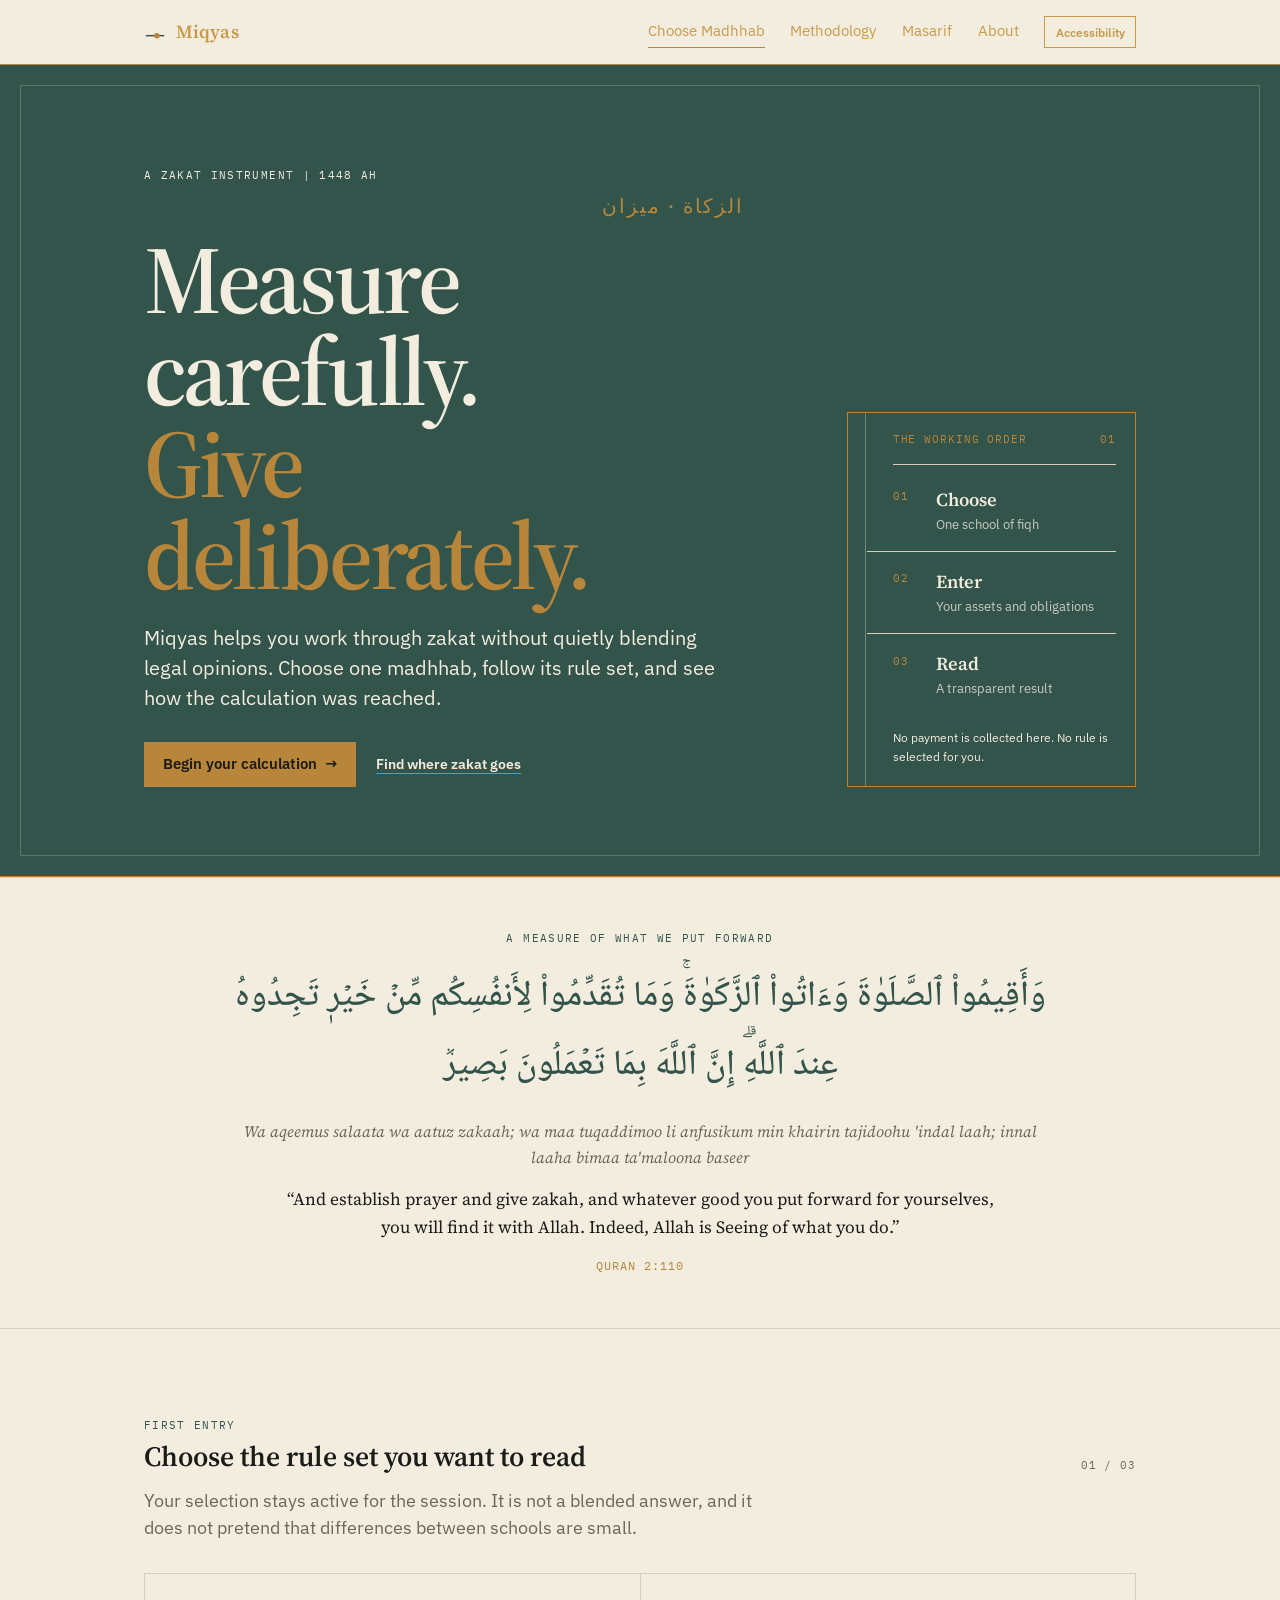
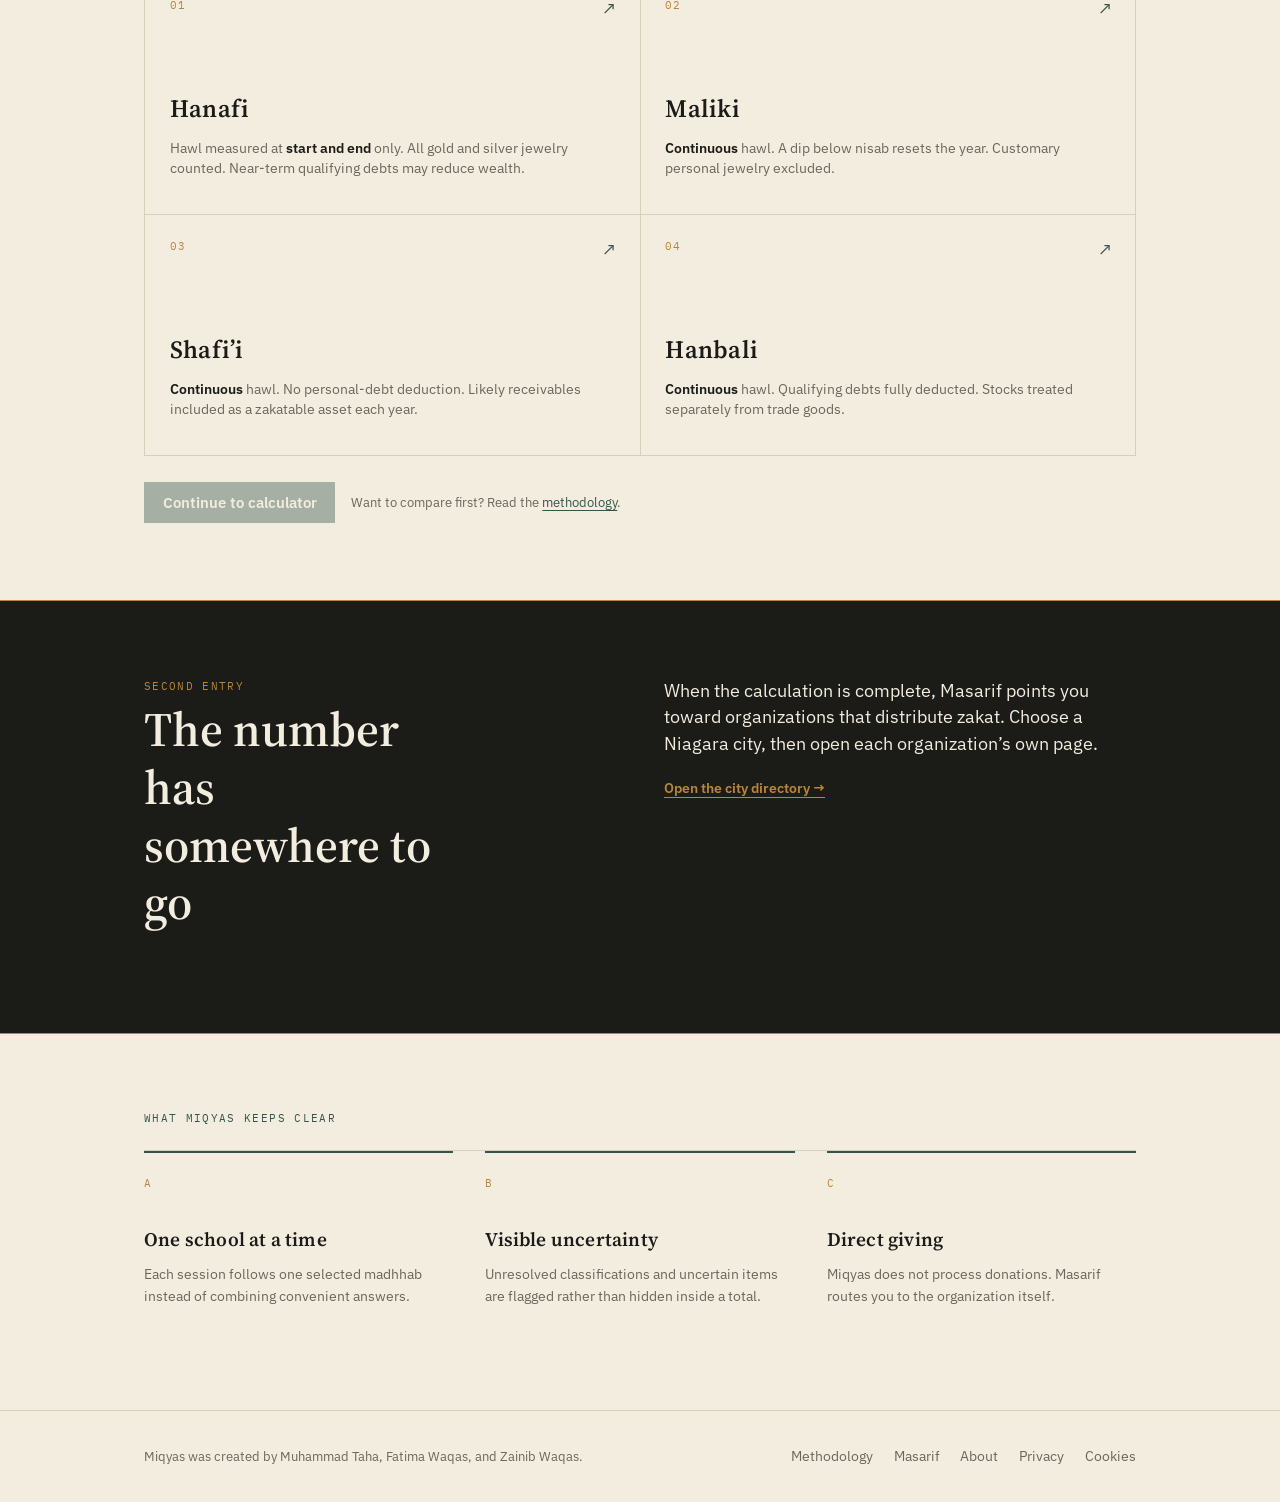
<file: index.html>
<!doctype html>
<html lang="en">
<head>
<meta charset="utf-8">
<meta name="viewport" content="width=device-width, initial-scale=1">
<title>Miqyas | A zakat instrument</title>
<meta name="description" content="A clear zakat calculator that keeps four madhhab rule sets separate and connects donors with verified Masarif listings across five Niagara cities.">
<link rel="preconnect" href="https://fonts.googleapis.com">
<link href="https://fonts.googleapis.com/css2?family=IBM+Plex+Mono:wght@400;500&family=IBM+Plex+Sans:wght@400;500;600&family=Noto+Naskh+Arabic:wght@400;500;600;700&family=Source+Serif+4:wght@500;600;700&display=swap" rel="stylesheet">
<link rel="stylesheet" href="css/style.css">
</head>
<body class="home-page">
<header class="site-header">
  <div class="wrap">
    <a href="index.html" class="brand" aria-label="Miqyas home">
      <svg class="mark" viewBox="0 0 24 24" fill="none" aria-hidden="true"><line x1="2" y1="16" x2="22" y2="16" stroke="#33544B" stroke-width="1.6"/><circle cx="14" cy="16" r="3" fill="#B8863B"/></svg>
      <span class="word">Miqyas</span>
    </a>
    <button class="nav-toggle" id="navToggle" aria-expanded="false" aria-controls="siteNav">Menu</button>
    <nav class="nav" id="siteNav" aria-label="Main navigation">
      <a href="index.html" class="current"><span>Choose Madhhab</span></a>
      <a href="methodology.html"><span>Methodology</span></a>
      <a href="masarif.html"><span>Masarif</span></a>
      <a href="about.html"><span>About</span></a>
      <div class="accessibility-control">
        <button class="accessibility-toggle" id="accessibilityToggle" aria-expanded="false" aria-controls="accessibilityMenu">Accessibility</button>
        <div class="accessibility-menu" id="accessibilityMenu" hidden>
          <strong>Reading options</strong>
          <button type="button" data-accessibility="larger">Larger text</button>
          <button type="button" data-accessibility="contrast">Higher contrast</button>
          <button type="button" data-accessibility="reset">Reset view</button>
        </div>
      </div>
    </nav>
  </div>
</header>

<main>
  <section class="home-hero">
    <div class="wrap home-hero-grid">
      <div class="hero-copy">
        <span class="eyebrow">A zakat instrument | 1448 AH </span>
        <p class="arabic-mark" lang="ar" dir="rtl">الزكاة · ميزان</p>
        <h1>Measure carefully.<br><em>Give deliberately.</em></h1>
        <p class="lede">Miqyas helps you work through zakat without quietly blending legal opinions. Choose one madhhab, follow its rule set, and see how the calculation was reached.</p>
        <div class="hero-actions"><a class="btn primary" href="#choose">Begin your calculation <span aria-hidden="true">→</span></a><a class="text-link" href="masarif.html">Find where zakat goes</a></div>
      </div>
      <aside class="ledger-note" aria-label="How Miqyas works">
        <div class="ledger-note-top"><span class="mono-label">The working order</span><span class="ledger-mark">01</span></div>
        <div class="ledger-rule"></div>
        <ol class="ledger-steps">
          <li><span class="step-number">01</span><span><b>Choose</b><small>One school of fiqh</small></span></li>
          <li><span class="step-number">02</span><span><b>Enter</b><small>Your assets and obligations</small></span></li>
          <li><span class="step-number">03</span><span><b>Read</b><small>A transparent result</small></span></li>
        </ol>
        <p class="ledger-footnote">No payment is collected here. No rule is selected for you.</p>
      </aside>
    </div>
  </section>

  <section class="ayah-section" aria-labelledby="ayahHeading">
    <div class="wrap ayah-wrap">
      <span class="eyebrow">A measure of what we put forward</span>
      <h2 id="ayahHeading" class="sr-only">Quran 2:110</h2>
      <p class="ayah-arabic" lang="ar" dir="rtl">وَأَقِيمُواْ ٱلصَّلَوٰةَ وَءَاتُواْ ٱلزَّكَوٰةَۚ وَمَا تُقَدِّمُواْ لِأَنفُسِكُم مِّنۡ خَيۡرٖ تَجِدُوهُ عِندَ ٱللَّهِۗ إِنَّ ٱللَّهَ بِمَا تَعۡمَلُونَ بَصِيرٞ</p>
      <p class="ayah-transliteration">Wa aqeemus salaata wa aatuz zakaah; wa maa tuqaddimoo li anfusikum min khairin tajidoohu 'indal laah; innal laaha bimaa ta'maloona baseer</p>
      <p class="ayah-translation">“And establish prayer and give zakah, and whatever good you put forward for yourselves, you will find it with Allah. Indeed, Allah is Seeing of what you do.”</p>
      <span class="ayah-reference">Quran 2:110</span>
    </div>
  </section>

  <section id="choose" class="choose-section">
    <div class="wrap">
      <div class="section-heading"><div><span class="eyebrow">First entry</span><h2>Choose the rule set you want to read</h2></div><span class="section-index">01 / 03</span></div>
      <p class="lede">Your selection stays active for the session. It is not a blended answer, and it does not pretend that differences between schools are small.</p>
      <div class="school-grid" id="schoolGrid" role="radiogroup" aria-label="Select a madhhab">
        <button class="school-card" data-school="hanafi" role="radio" aria-checked="false"><span class="card-index">01</span><h3>Hanafi</h3><p class="trait">Hawl measured at <b>start and end</b> only. All gold and silver jewelry counted. Near-term qualifying debts may reduce wealth.</p><span class="card-arrow" aria-hidden="true">↗</span></button>
        <button class="school-card" data-school="maliki" role="radio" aria-checked="false"><span class="card-index">02</span><h3>Maliki</h3><p class="trait"><b>Continuous</b> hawl. A dip below nisab resets the year. Customary personal jewelry excluded.</p><span class="card-arrow" aria-hidden="true">↗</span></button>
        <button class="school-card" data-school="shafii" role="radio" aria-checked="false"><span class="card-index">03</span><h3>Shafi’i</h3><p class="trait"><b>Continuous</b> hawl. No personal-debt deduction. Likely receivables included as a zakatable asset each year.</p><span class="card-arrow" aria-hidden="true">↗</span></button>
        <button class="school-card" data-school="hanbali" role="radio" aria-checked="false"><span class="card-index">04</span><h3>Hanbali</h3><p class="trait"><b>Continuous</b> hawl. Qualifying debts fully deducted. Stocks treated separately from trade goods.</p><span class="card-arrow" aria-hidden="true">↗</span></button>
      </div>
      <div class="selector-actions"><button class="btn primary" id="continueBtn" disabled>Continue to calculator</button><span class="selector-note">Want to compare first? Read the <a href="methodology.html">methodology</a>.</span></div>
    </div>
  </section>

  <section class="home-bridge">
    <div class="wrap bridge-grid">
      <div><span class="eyebrow">Second entry</span><h2>The number has somewhere to go</h2></div>
      <div><p class="lede">When the calculation is complete, Masarif points you toward organizations that distribute zakat. Choose a Niagara city, then open each organization’s own page.</p><a class="text-link" href="masarif.html">Open the city directory <span aria-hidden="true">→</span></a></div>
    </div>
  </section>

  <section class="home-principles">
    <div class="wrap"><span class="eyebrow">What Miqyas keeps clear</span><div class="principle-grid"><div><span class="principle-no">A</span><h3>One school at a time</h3><p>Each session follows one selected madhhab instead of combining convenient answers.</p></div><div><span class="principle-no">B</span><h3>Visible uncertainty</h3><p>Unresolved classifications and uncertain items are flagged rather than hidden inside a total.</p></div><div><span class="principle-no">C</span><h3>Direct giving</h3><p>Miqyas does not process donations. Masarif routes you to the organization itself.</p></div></div></div>
  </section>
</main>

<footer class="site-footer"><div class="wrap"><span class="built-by">Miqyas was created by Muhammad Taha, Fatima Waqas, and Zainib Waqas.</span><nav><a href="methodology.html">Methodology</a><a href="masarif.html">Masarif</a><a href="about.html">About</a><a href="privacy.html">Privacy</a><a href="cookies.html">Cookies</a></nav></div></footer>
<script src="js/main.js"></script>
</body>
</html>
</file>
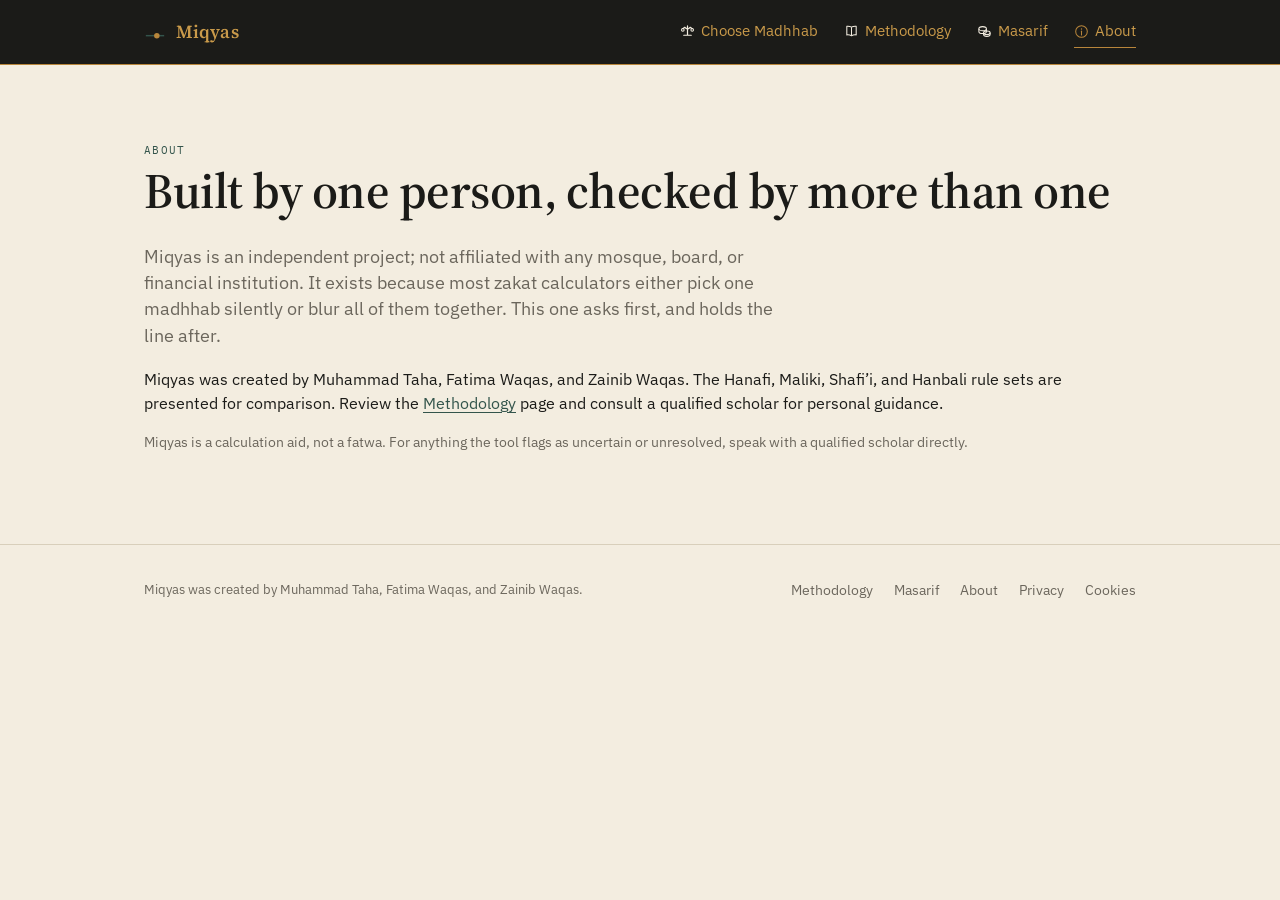
<file: about.html>
<!doctype html>
<html lang="en">
<head>
<meta charset="utf-8">
<meta name="viewport" content="width=device-width, initial-scale=1">
<title>Miqyas; About</title>
<link rel="preconnect" href="https://fonts.googleapis.com">
<link href="https://fonts.googleapis.com/css2?family=Source+Serif+4:wght@500;600;700&family=IBM+Plex+Sans:wght@400;500;600&family=IBM+Plex+Mono:wght@400;500&display=swap" rel="stylesheet">
<link rel="stylesheet" href="css/style.css">
</head>
<body>

<header class="site-header">
  <div class="wrap">
    <a href="index.html" class="brand">
      <svg class="mark" viewBox="0 0 24 24" fill="none" aria-hidden="true">
        <line x1="2" y1="16" x2="22" y2="16" stroke="#33544B" stroke-width="1.6"/>
        <circle cx="14" cy="16" r="3" fill="#B8863B"/>
      </svg>
      <span class="word">Miqyas</span>
    </a>
    <button class="nav-toggle" id="navToggle" aria-expanded="false" aria-controls="siteNav">Menu</button>
    <nav class="nav" id="siteNav">
      <a href="index.html"><svg class="nav-icon" viewBox="0 0 16 16" aria-hidden="true"><path d="M8 2v10M4 12h8M3 5l2-1.5L7 5M9 5l2-1.5L13 5" fill="none" stroke="currentColor" stroke-width="1.3" stroke-linecap="round" stroke-linejoin="round"/><circle cx="3" cy="6.3" r="1.4" fill="none" stroke="currentColor" stroke-width="1.1"/><circle cx="13" cy="6.3" r="1.4" fill="none" stroke="currentColor" stroke-width="1.1"/></svg><span>Choose Madhhab</span></a>
      <a href="methodology.html"><svg class="nav-icon" viewBox="0 0 16 16" aria-hidden="true"><path d="M8 3.4C6.8 2.6 5 2.2 3 2.4v9.2c2-.2 3.8.2 5 1 1.2-.8 3-1.2 5-1V2.4c-2-.2-3.8.2-5 1Z" fill="none" stroke="currentColor" stroke-width="1.1" stroke-linejoin="round"/><path d="M8 3.4v9.2" stroke="currentColor" stroke-width="1.1"/></svg><span>Methodology</span></a>
      <a href="masarif.html"><svg class="nav-icon" viewBox="0 0 16 16" aria-hidden="true"><ellipse cx="6" cy="5" rx="4" ry="2.2" fill="none" stroke="currentColor" stroke-width="1.1"/><path d="M2 5v3c0 1.2 1.8 2.2 4 2.2s4-1 4-2.2V5" fill="none" stroke="currentColor" stroke-width="1.1"/><ellipse cx="10.5" cy="9.3" rx="3.5" ry="1.9" fill="none" stroke="currentColor" stroke-width="1.1"/><path d="M7 9.3v2c0 1.05 1.57 1.9 3.5 1.9s3.5-.85 3.5-1.9v-2" fill="none" stroke="currentColor" stroke-width="1.1"/></svg><span>Masarif</span></a>
      <a href="about.html" class="current"><svg class="nav-icon" viewBox="0 0 16 16" aria-hidden="true"><circle cx="8" cy="8" r="6.2" fill="none" stroke="currentColor" stroke-width="1.1"/><circle cx="8" cy="5.3" r="0.75" fill="currentColor"/><path d="M8 7.6v4" stroke="currentColor" stroke-width="1.1" stroke-linecap="round"/></svg><span>About</span></a>
    </nav>
  </div>
</header>

<main>
  <section>
    <div class="wrap">
      <span class="eyebrow">About</span>
      <h1>Built by one person, checked by more than one</h1>
      <p class="lede">Miqyas is an independent project; not affiliated with any mosque, board, or
      financial institution. It exists because most zakat calculators either pick one madhhab
      silently or blur all of them together. This one asks first, and holds the line after.</p>
      <p>Miqyas was created by Muhammad Taha, Fatima Waqas, and Zainib Waqas. The Hanafi, Maliki, Shafi&rsquo;i, and Hanbali rule sets are presented for comparison. Review the <a href="methodology.html">Methodology</a> page and consult a qualified scholar for personal guidance.</p>
      <p style="color:var(--grey);font-size:0.9rem">Miqyas is a calculation aid, not a fatwa. For
      anything the tool flags as uncertain or unresolved, speak with a qualified scholar directly.</p>
    </div>
  </section>
</main>

<footer class="site-footer">
  <div class="wrap">
    <span class="built-by">Miqyas was created by Muhammad Taha, Fatima Waqas, and Zainib Waqas.</span>
    <nav>
      <a href="methodology.html">Methodology</a>
      <a href="masarif.html">Masarif</a>
      <a href="about.html">About</a>
      <a href="privacy.html">Privacy</a>
      <a href="cookies.html">Cookies</a>
    </nav>
  </div>
</footer>

<script src="js/main.js"></script>
</body>
</html>
</file>
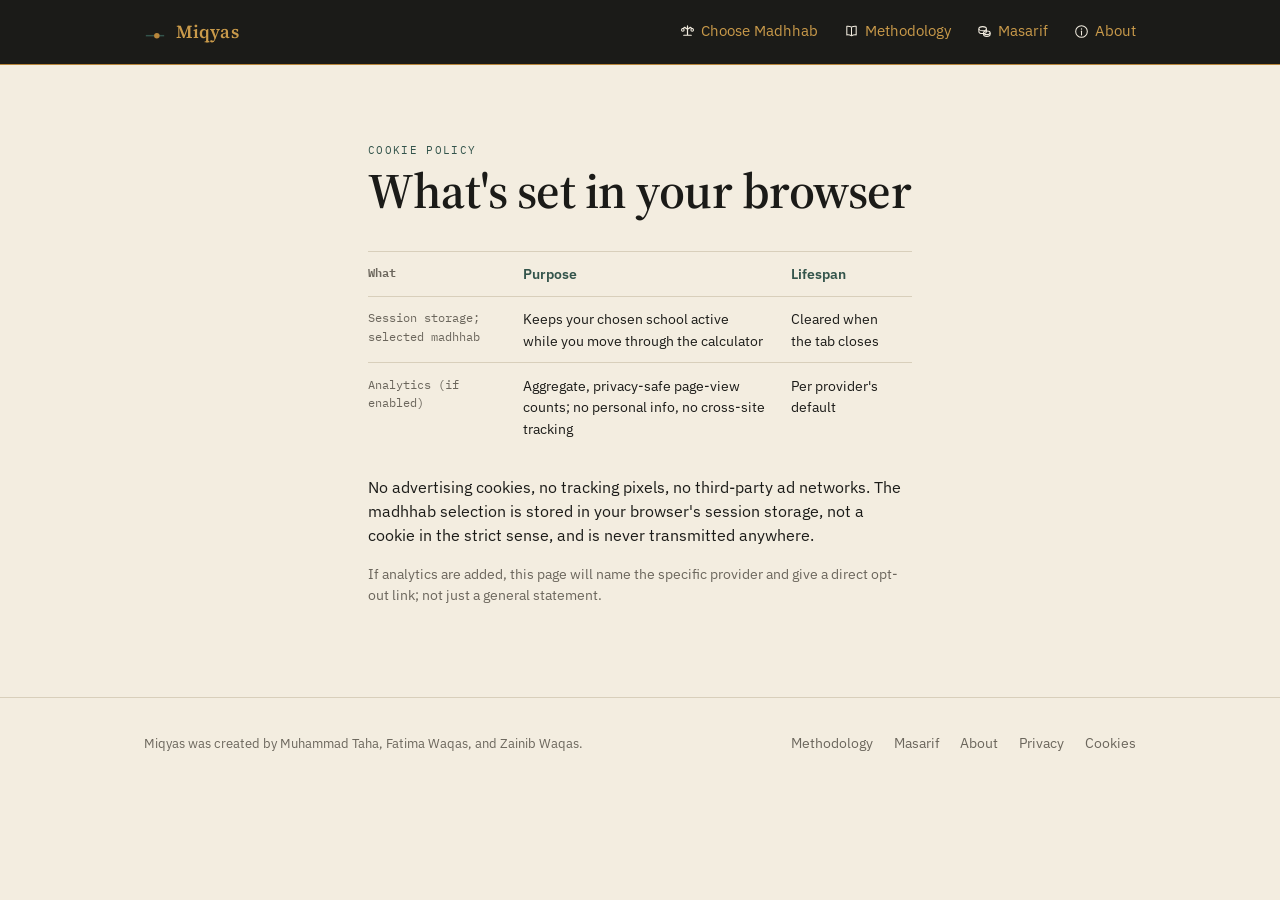
<file: cookies.html>
<!doctype html>
<html lang="en">
<head>
<meta charset="utf-8">
<meta name="viewport" content="width=device-width, initial-scale=1">
<title>Miqyas; Cookie Policy</title>
<link rel="preconnect" href="https://fonts.googleapis.com">
<link href="https://fonts.googleapis.com/css2?family=Source+Serif+4:wght@500;600;700&family=IBM+Plex+Sans:wght@400;500;600&family=IBM+Plex+Mono:wght@400;500&display=swap" rel="stylesheet">
<link rel="stylesheet" href="css/style.css">
</head>
<body>

<header class="site-header">
  <div class="wrap">
    <a href="index.html" class="brand">
      <svg class="mark" viewBox="0 0 24 24" fill="none" aria-hidden="true">
        <line x1="2" y1="16" x2="22" y2="16" stroke="#33544B" stroke-width="1.6"/>
        <circle cx="14" cy="16" r="3" fill="#B8863B"/>
      </svg>
      <span class="word">Miqyas</span>
    </a>
    <button class="nav-toggle" id="navToggle" aria-expanded="false" aria-controls="siteNav">Menu</button>
    <nav class="nav" id="siteNav">
      <a href="index.html"><svg class="nav-icon" viewBox="0 0 16 16" aria-hidden="true"><path d="M8 2v10M4 12h8M3 5l2-1.5L7 5M9 5l2-1.5L13 5" fill="none" stroke="currentColor" stroke-width="1.3" stroke-linecap="round" stroke-linejoin="round"/><circle cx="3" cy="6.3" r="1.4" fill="none" stroke="currentColor" stroke-width="1.1"/><circle cx="13" cy="6.3" r="1.4" fill="none" stroke="currentColor" stroke-width="1.1"/></svg><span>Choose Madhhab</span></a>
      <a href="methodology.html"><svg class="nav-icon" viewBox="0 0 16 16" aria-hidden="true"><path d="M8 3.4C6.8 2.6 5 2.2 3 2.4v9.2c2-.2 3.8.2 5 1 1.2-.8 3-1.2 5-1V2.4c-2-.2-3.8.2-5 1Z" fill="none" stroke="currentColor" stroke-width="1.1" stroke-linejoin="round"/><path d="M8 3.4v9.2" stroke="currentColor" stroke-width="1.1"/></svg><span>Methodology</span></a>
      <a href="masarif.html"><svg class="nav-icon" viewBox="0 0 16 16" aria-hidden="true"><ellipse cx="6" cy="5" rx="4" ry="2.2" fill="none" stroke="currentColor" stroke-width="1.1"/><path d="M2 5v3c0 1.2 1.8 2.2 4 2.2s4-1 4-2.2V5" fill="none" stroke="currentColor" stroke-width="1.1"/><ellipse cx="10.5" cy="9.3" rx="3.5" ry="1.9" fill="none" stroke="currentColor" stroke-width="1.1"/><path d="M7 9.3v2c0 1.05 1.57 1.9 3.5 1.9s3.5-.85 3.5-1.9v-2" fill="none" stroke="currentColor" stroke-width="1.1"/></svg><span>Masarif</span></a>
      <a href="about.html"><svg class="nav-icon" viewBox="0 0 16 16" aria-hidden="true"><circle cx="8" cy="8" r="6.2" fill="none" stroke="currentColor" stroke-width="1.1"/><circle cx="8" cy="5.3" r="0.75" fill="currentColor"/><path d="M8 7.6v4" stroke="currentColor" stroke-width="1.1" stroke-linecap="round"/></svg><span>About</span></a>
    </nav>
  </div>
</header>

<main>
  <section>
    <div class="wrap" style="max-width:40rem">
      <span class="eyebrow">Cookie Policy</span>
      <h1>What's set in your browser</h1>
      <table class="compare-table">
        <thead><tr><th>What</th><th>Purpose</th><th>Lifespan</th></tr></thead>
        <tbody>
          <tr><td>Session storage; selected madhhab</td><td>Keeps your chosen school active while you move through the calculator</td><td>Cleared when the tab closes</td></tr>
          <tr><td>Analytics (if enabled)</td><td>Aggregate, privacy-safe page-view counts; no personal info, no cross-site tracking</td><td>Per provider's default</td></tr>
        </tbody>
      </table>
      <p style="margin-top:1.5rem">No advertising cookies, no tracking pixels, no third-party ad
      networks. The madhhab selection is stored in your browser's session storage, not a cookie
      in the strict sense, and is never transmitted anywhere.</p>
      <p style="color:var(--grey);font-size:0.9rem">If analytics are added, this page will name the
      specific provider and give a direct opt-out link; not just a general statement.</p>
    </div>
  </section>
</main>

<footer class="site-footer">
  <div class="wrap">
    <span class="built-by">Miqyas was created by Muhammad Taha, Fatima Waqas, and Zainib Waqas.</span>
    <nav>
      <a href="methodology.html">Methodology</a>
      <a href="masarif.html">Masarif</a>
      <a href="about.html">About</a>
      <a href="privacy.html">Privacy</a>
      <a href="cookies.html">Cookies</a>
    </nav>
  </div>
</footer>

<script src="js/main.js"></script>
</body>
</html>
</file>
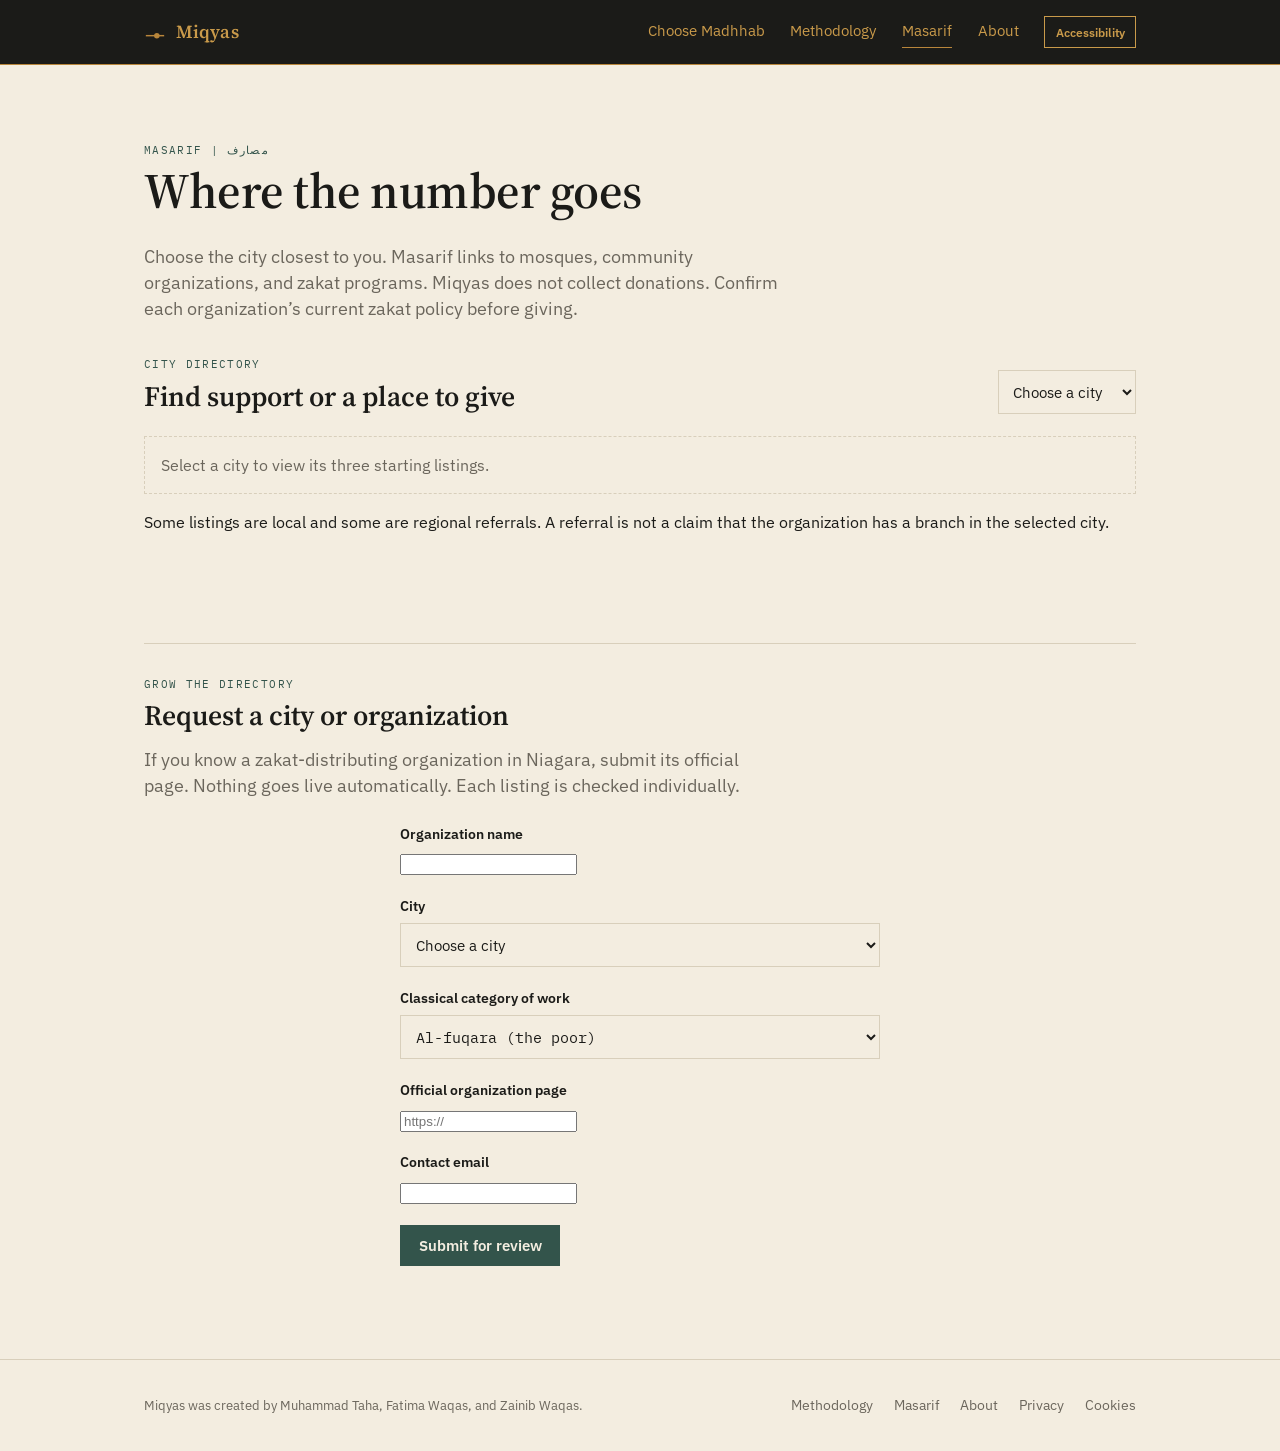
<file: masarif.html>
<!doctype html>
<html lang="en">
<head>
<meta charset="utf-8">
<meta name="viewport" content="width=device-width, initial-scale=1">
<title>Miqyas | Masarif</title>
<meta name="description" content="A city-based directory of zakat and Islamic community organizations serving Niagara cities.">
<link rel="preconnect" href="https://fonts.googleapis.com">
<link href="https://fonts.googleapis.com/css2?family=Source+Serif+4:wght@500;600;700&family=IBM+Plex+Sans:wght@400;500;600&family=IBM+Plex+Mono:wght@400;500&display=swap" rel="stylesheet">
<link rel="stylesheet" href="css/style.css">
</head>
<body>
<header class="site-header"><div class="wrap">
  <a href="index.html" class="brand" aria-label="Miqyas home"><svg class="mark" viewBox="0 0 24 24" fill="none" aria-hidden="true"><line x1="2" y1="16" x2="22" y2="16" stroke="#B8863B" stroke-width="1.6"/><circle cx="14" cy="16" r="3" fill="#B8863B"/></svg><span class="word">Miqyas</span></a>
  <button class="nav-toggle" id="navToggle" aria-expanded="false" aria-controls="siteNav">Menu</button>
  <nav class="nav" id="siteNav" aria-label="Main navigation"><a href="index.html"><span>Choose Madhhab</span></a><a href="methodology.html"><span>Methodology</span></a><a href="masarif.html" class="current"><span>Masarif</span></a><a href="about.html"><span>About</span></a><div class="accessibility-control"><button class="accessibility-toggle" id="accessibilityToggle" aria-expanded="false" aria-controls="accessibilityMenu">Accessibility</button><div class="accessibility-menu" id="accessibilityMenu" hidden><strong>Reading options</strong><button type="button" data-accessibility="larger">Larger text</button><button type="button" data-accessibility="contrast">Higher contrast</button><button type="button" data-accessibility="reset">Reset view</button></div></div></nav>
</div></header>
<main>
  <section style="padding-bottom:0"><div class="wrap"><span class="eyebrow">Masarif | مصارف</span><h1>Where the number goes</h1><p class="lede">Choose the city closest to you. Masarif links to mosques, community organizations, and zakat programs. Miqyas does not collect donations. Confirm each organization’s current zakat policy before giving.</p></div></section>
  <section style="padding-top:1rem"><div class="wrap">
    <div class="directory-toolbar"><div><span class="eyebrow">City directory</span><h2>Find support or a place to give</h2></div><label for="regionFilter" class="sr-only">Choose a city</label><select id="regionFilter"><option value="">Choose a city</option><option value="st-catharines">St. Catharines</option><option value="niagara-falls">Niagara Falls</option><option value="welland">Welland</option><option value="thorold">Thorold</option><option value="port-colborne">Port Colborne</option></select></div>
    <p id="directoryPrompt" class="directory-prompt">Select a city to view its three starting listings.</p>
    <div class="card-list directory-list" id="organizationList"></div>
    <p id="filterEmpty" class="hint" hidden>No verified starting listing is available for that city yet. Use the request form below to suggest one.</p>
    <p class="hint directory-note">Some listings are local and some are regional referrals. A referral is not a claim that the organization has a branch in the selected city.</p>
  </div></section>
  <section style="padding-top:1rem"><div class="wrap"><hr class="hairline" style="margin-bottom:2rem"><span class="eyebrow">Grow the directory</span><h2>Request a city or organization</h2><p class="lede">If you know a zakat-distributing organization in Niagara, submit its official page. Nothing goes live automatically. Each listing is checked individually.</p>
    <form id="masarifRequestForm" class="wrap" style="padding:0;max-width:30rem;margin-top:1.5rem"><div class="field"><label for="orgName">Organization name</label><input type="text" id="orgName" required></div><div class="field"><label for="orgRegion">City</label><select id="orgRegion" required><option value="">Choose a city</option><option>St. Catharines</option><option>Niagara Falls</option><option>Welland</option><option>Thorold</option><option>Port Colborne</option></select></div><div class="field"><label for="orgCategory">Classical category of work</label><select id="orgCategory"><option>Al-fuqara (the poor)</option><option>Al-masakin (the needy)</option><option>Al-gharimin (those in debt)</option><option>Ibn al-sabil (the wayfarer)</option><option>Other or not sure</option></select></div><div class="field"><label for="orgDonationUrl">Official organization page</label><input type="url" id="orgDonationUrl" placeholder="https://" required></div><div class="field"><label for="orgContact">Contact email</label><input type="email" id="orgContact" required></div><button class="btn primary" type="submit">Submit for review</button><p id="masarifFormStatus" class="hint" role="status"></p></form>
  </div></section>
</main>
<footer class="site-footer"><div class="wrap"><span class="built-by">Miqyas was created by Muhammad Taha, Fatima Waqas, and Zainib Waqas.</span><nav><a href="methodology.html">Methodology</a><a href="masarif.html">Masarif</a><a href="about.html">About</a><a href="privacy.html">Privacy</a><a href="cookies.html">Cookies</a></nav></div></footer>
<script src="js/main.js"></script>
</body>
</html>
</file>
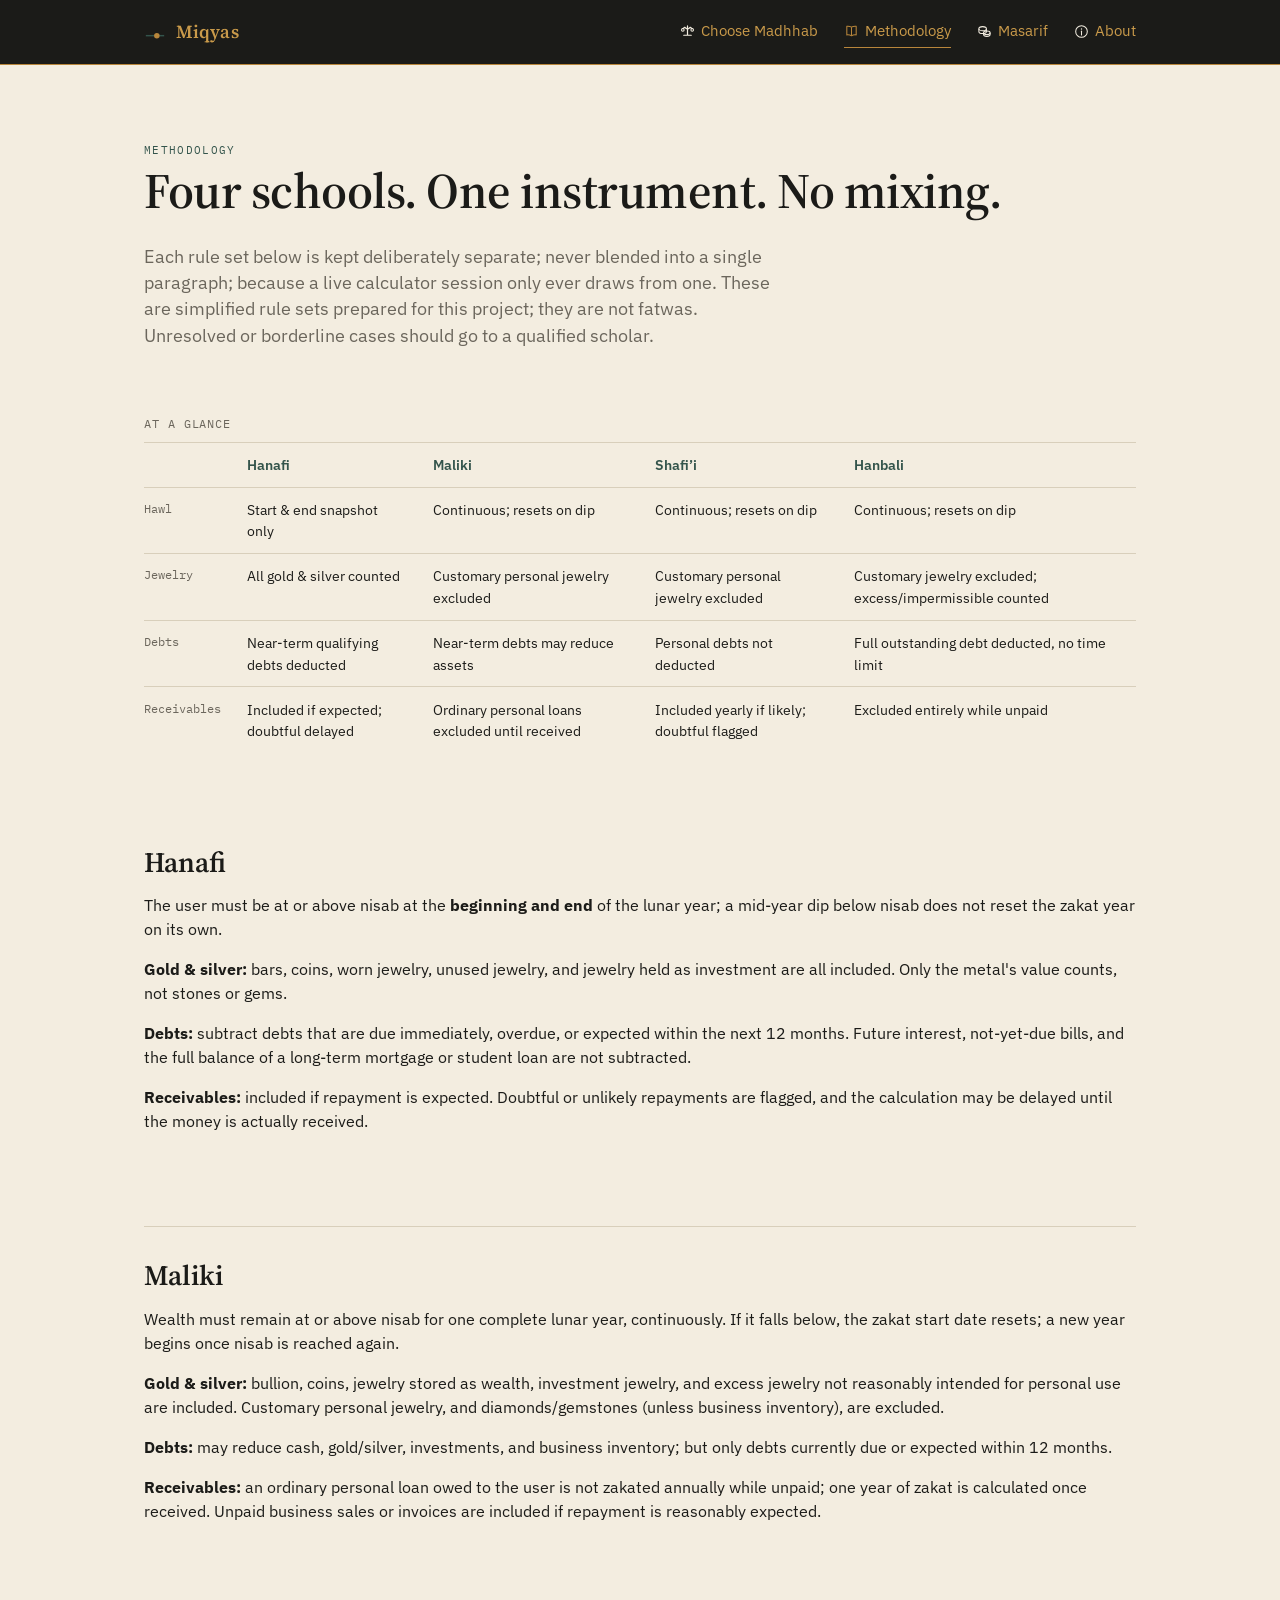
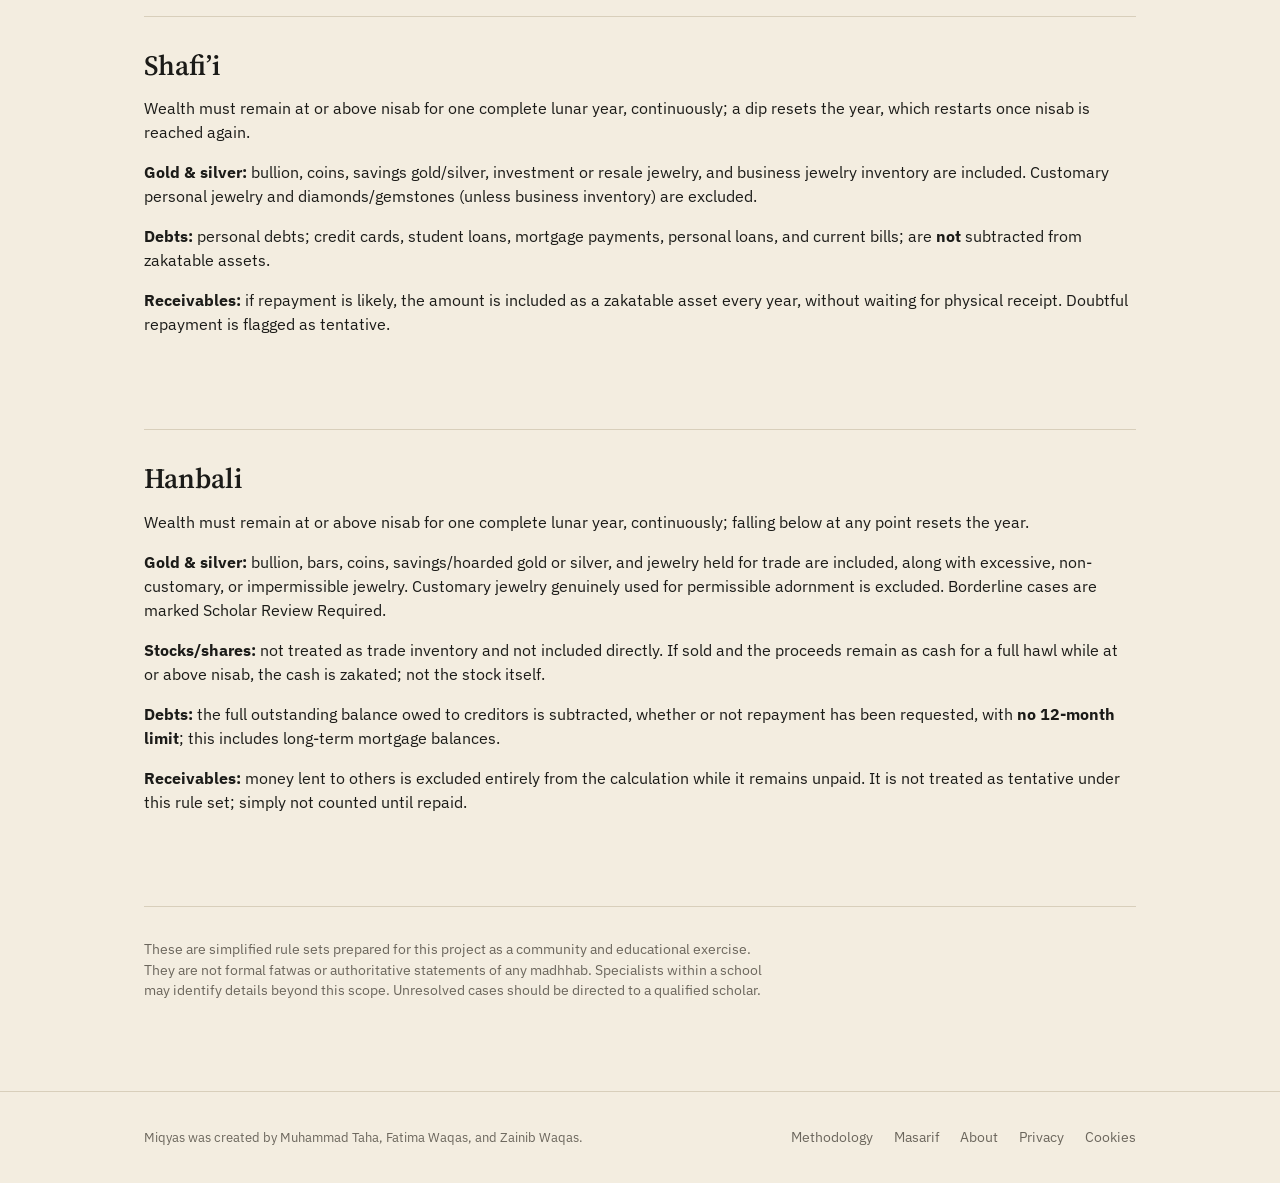
<file: methodology.html>
<!doctype html>
<html lang="en">
<head>
<meta charset="utf-8">
<meta name="viewport" content="width=device-width, initial-scale=1">
<title>Miqyas; Methodology</title>
<link rel="preconnect" href="https://fonts.googleapis.com">
<link href="https://fonts.googleapis.com/css2?family=Source+Serif+4:wght@500;600;700&family=IBM+Plex+Sans:wght@400;500;600&family=IBM+Plex+Mono:wght@400;500&display=swap" rel="stylesheet">
<link rel="stylesheet" href="css/style.css">
</head>
<body>

<header class="site-header">
  <div class="wrap">
    <a href="index.html" class="brand">
      <svg class="mark" viewBox="0 0 24 24" fill="none" aria-hidden="true">
        <line x1="2" y1="16" x2="22" y2="16" stroke="#33544B" stroke-width="1.6"/>
        <circle cx="14" cy="16" r="3" fill="#B8863B"/>
      </svg>
      <span class="word">Miqyas</span>
    </a>
    <button class="nav-toggle" id="navToggle" aria-expanded="false" aria-controls="siteNav">Menu</button>
    <nav class="nav" id="siteNav">
      <a href="index.html"><svg class="nav-icon" viewBox="0 0 16 16" aria-hidden="true"><path d="M8 2v10M4 12h8M3 5l2-1.5L7 5M9 5l2-1.5L13 5" fill="none" stroke="currentColor" stroke-width="1.3" stroke-linecap="round" stroke-linejoin="round"/><circle cx="3" cy="6.3" r="1.4" fill="none" stroke="currentColor" stroke-width="1.1"/><circle cx="13" cy="6.3" r="1.4" fill="none" stroke="currentColor" stroke-width="1.1"/></svg><span>Choose Madhhab</span></a>
      <a href="methodology.html" class="current"><svg class="nav-icon" viewBox="0 0 16 16" aria-hidden="true"><path d="M8 3.4C6.8 2.6 5 2.2 3 2.4v9.2c2-.2 3.8.2 5 1 1.2-.8 3-1.2 5-1V2.4c-2-.2-3.8.2-5 1Z" fill="none" stroke="currentColor" stroke-width="1.1" stroke-linejoin="round"/><path d="M8 3.4v9.2" stroke="currentColor" stroke-width="1.1"/></svg><span>Methodology</span></a>
      <a href="masarif.html"><svg class="nav-icon" viewBox="0 0 16 16" aria-hidden="true"><ellipse cx="6" cy="5" rx="4" ry="2.2" fill="none" stroke="currentColor" stroke-width="1.1"/><path d="M2 5v3c0 1.2 1.8 2.2 4 2.2s4-1 4-2.2V5" fill="none" stroke="currentColor" stroke-width="1.1"/><ellipse cx="10.5" cy="9.3" rx="3.5" ry="1.9" fill="none" stroke="currentColor" stroke-width="1.1"/><path d="M7 9.3v2c0 1.05 1.57 1.9 3.5 1.9s3.5-.85 3.5-1.9v-2" fill="none" stroke="currentColor" stroke-width="1.1"/></svg><span>Masarif</span></a>
      <a href="about.html"><svg class="nav-icon" viewBox="0 0 16 16" aria-hidden="true"><circle cx="8" cy="8" r="6.2" fill="none" stroke="currentColor" stroke-width="1.1"/><circle cx="8" cy="5.3" r="0.75" fill="currentColor"/><path d="M8 7.6v4" stroke="currentColor" stroke-width="1.1" stroke-linecap="round"/></svg><span>About</span></a>
    </nav>
  </div>
</header>

<main>
  <section style="padding-bottom:0">
    <div class="wrap">
      <span class="eyebrow">Methodology</span>
      <h1>Four schools. One instrument. No mixing.</h1>
      <p class="lede">Each rule set below is kept deliberately separate; never blended into a
      single paragraph; because a live calculator session only ever draws from one. These are
      simplified rule sets prepared for this project; they are not fatwas. Unresolved or
      borderline cases should go to a qualified scholar.</p>
    </div>
  </section>

  <section style="padding-top:1rem">
    <div class="wrap">
      <table class="compare-table">
        <caption>At a glance</caption>
        <thead>
          <tr><th></th><th>Hanafi</th><th>Maliki</th><th>Shafi&rsquo;i</th><th>Hanbali</th></tr>
        </thead>
        <tbody>
          <tr><td>Hawl</td><td>Start &amp; end snapshot only</td><td>Continuous; resets on dip</td><td>Continuous; resets on dip</td><td>Continuous; resets on dip</td></tr>
          <tr><td>Jewelry</td><td>All gold &amp; silver counted</td><td>Customary personal jewelry excluded</td><td>Customary personal jewelry excluded</td><td>Customary jewelry excluded; excess/impermissible counted</td></tr>
          <tr><td>Debts</td><td>Near-term qualifying debts deducted</td><td>Near-term debts may reduce assets</td><td>Personal debts not deducted</td><td>Full outstanding debt deducted, no time limit</td></tr>
          <tr><td>Receivables</td><td>Included if expected; doubtful delayed</td><td>Ordinary personal loans excluded until received</td><td>Included yearly if likely; doubtful flagged</td><td>Excluded entirely while unpaid</td></tr>
        </tbody>
      </table>
    </div>
  </section>

  <section id="hanafi" style="padding-top:1rem">
    <div class="wrap">
      <h2>Hanafi</h2>
      <p>The user must be at or above nisab at the <b>beginning and end</b> of the lunar year; a
      mid-year dip below nisab does not reset the zakat year on its own.</p>
      <p><b>Gold &amp; silver:</b> bars, coins, worn jewelry, unused jewelry, and jewelry held as
      investment are all included. Only the metal's value counts, not stones or gems.</p>
      <p><b>Debts:</b> subtract debts that are due immediately, overdue, or expected within the
      next 12 months. Future interest, not-yet-due bills, and the full balance of a long-term
      mortgage or student loan are not subtracted.</p>
      <p><b>Receivables:</b> included if repayment is expected. Doubtful or unlikely repayments
      are flagged, and the calculation may be delayed until the money is actually received.</p>
    </div>
  </section>

  <section id="maliki" style="padding-top:0">
    <div class="wrap">
      <hr class="hairline" style="margin-bottom:2rem">
      <h2>Maliki</h2>
      <p>Wealth must remain at or above nisab for one complete lunar year, continuously. If it
      falls below, the zakat start date resets; a new year begins once nisab is reached again.</p>
      <p><b>Gold &amp; silver:</b> bullion, coins, jewelry stored as wealth, investment jewelry, and
      excess jewelry not reasonably intended for personal use are included. Customary personal
      jewelry, and diamonds/gemstones (unless business inventory), are excluded.</p>
      <p><b>Debts:</b> may reduce cash, gold/silver, investments, and business inventory; but only
      debts currently due or expected within 12 months.</p>
      <p><b>Receivables:</b> an ordinary personal loan owed to the user is not zakated annually
      while unpaid; one year of zakat is calculated once received. Unpaid business sales or
      invoices are included if repayment is reasonably expected.</p>
    </div>
  </section>

  <section id="shafii" style="padding-top:0">
    <div class="wrap">
      <hr class="hairline" style="margin-bottom:2rem">
      <h2>Shafi&rsquo;i</h2>
      <p>Wealth must remain at or above nisab for one complete lunar year, continuously; a dip
      resets the year, which restarts once nisab is reached again.</p>
      <p><b>Gold &amp; silver:</b> bullion, coins, savings gold/silver, investment or resale
      jewelry, and business jewelry inventory are included. Customary personal jewelry and
      diamonds/gemstones (unless business inventory) are excluded.</p>
      <p><b>Debts:</b> personal debts; credit cards, student loans, mortgage payments, personal
      loans, and current bills; are <b>not</b> subtracted from zakatable assets.</p>
      <p><b>Receivables:</b> if repayment is likely, the amount is included as a zakatable asset
      every year, without waiting for physical receipt. Doubtful repayment is flagged as
      tentative.</p>
    </div>
  </section>

  <section id="hanbali" style="padding-top:0">
    <div class="wrap">
      <hr class="hairline" style="margin-bottom:2rem">
      <h2>Hanbali</h2>
      <p>Wealth must remain at or above nisab for one complete lunar year, continuously; falling
      below at any point resets the year.</p>
      <p><b>Gold &amp; silver:</b> bullion, bars, coins, savings/hoarded gold or silver, and
      jewelry held for trade are included, along with excessive, non-customary, or impermissible
      jewelry. Customary jewelry genuinely used for permissible adornment is excluded. Borderline
      cases are marked Scholar Review Required.</p>
      <p><b>Stocks/shares:</b> not treated as trade inventory and not included directly. If sold
      and the proceeds remain as cash for a full hawl while at or above nisab, the cash is
      zakated; not the stock itself.</p>
      <p><b>Debts:</b> the full outstanding balance owed to creditors is subtracted, whether or
      not repayment has been requested, with <b>no 12-month limit</b>; this includes long-term
      mortgage balances.</p>
      <p><b>Receivables:</b> money lent to others is excluded entirely from the calculation while
      it remains unpaid. It is not treated as tentative under this rule set; simply not counted
      until repaid.</p>
    </div>
  </section>

  <section style="padding-top:0">
    <div class="wrap">
      <hr class="hairline" style="margin-bottom:2rem">
      <p class="lede" style="font-size:0.85rem">These are simplified rule sets prepared for this
      project as a community and educational exercise. They are not formal fatwas or authoritative
      statements of any madhhab. Specialists within a school may identify details beyond this
      scope. Unresolved cases should be directed to a qualified scholar.</p>
    </div>
  </section>
</main>

<footer class="site-footer">
  <div class="wrap">
    <span class="built-by">Miqyas was created by Muhammad Taha, Fatima Waqas, and Zainib Waqas.</span>
    <nav>
      <a href="methodology.html">Methodology</a>
      <a href="masarif.html">Masarif</a>
      <a href="about.html">About</a>
      <a href="privacy.html">Privacy</a>
      <a href="cookies.html">Cookies</a>
    </nav>
  </div>
</footer>

<script src="js/main.js"></script>
</body>
</html>
</file>
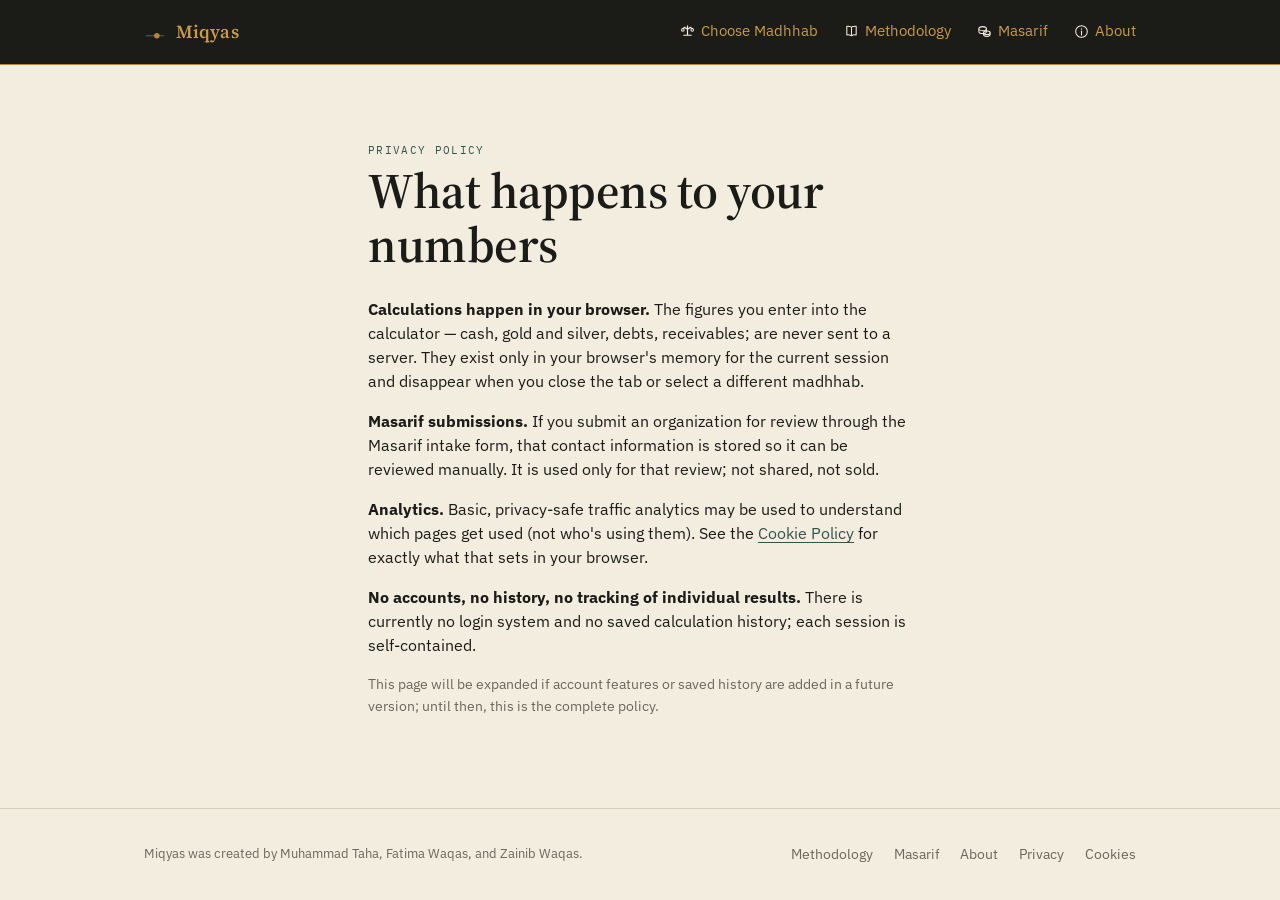
<file: privacy.html>
<!doctype html>
<html lang="en">
<head>
<meta charset="utf-8">
<meta name="viewport" content="width=device-width, initial-scale=1">
<title>Miqyas; Privacy Policy</title>
<link rel="preconnect" href="https://fonts.googleapis.com">
<link href="https://fonts.googleapis.com/css2?family=Source+Serif+4:wght@500;600;700&family=IBM+Plex+Sans:wght@400;500;600&family=IBM+Plex+Mono:wght@400;500&display=swap" rel="stylesheet">
<link rel="stylesheet" href="css/style.css">
</head>
<body>

<header class="site-header">
  <div class="wrap">
    <a href="index.html" class="brand">
      <svg class="mark" viewBox="0 0 24 24" fill="none" aria-hidden="true">
        <line x1="2" y1="16" x2="22" y2="16" stroke="#33544B" stroke-width="1.6"/>
        <circle cx="14" cy="16" r="3" fill="#B8863B"/>
      </svg>
      <span class="word">Miqyas</span>
    </a>
    <button class="nav-toggle" id="navToggle" aria-expanded="false" aria-controls="siteNav">Menu</button>
    <nav class="nav" id="siteNav">
      <a href="index.html"><svg class="nav-icon" viewBox="0 0 16 16" aria-hidden="true"><path d="M8 2v10M4 12h8M3 5l2-1.5L7 5M9 5l2-1.5L13 5" fill="none" stroke="currentColor" stroke-width="1.3" stroke-linecap="round" stroke-linejoin="round"/><circle cx="3" cy="6.3" r="1.4" fill="none" stroke="currentColor" stroke-width="1.1"/><circle cx="13" cy="6.3" r="1.4" fill="none" stroke="currentColor" stroke-width="1.1"/></svg><span>Choose Madhhab</span></a>
      <a href="methodology.html"><svg class="nav-icon" viewBox="0 0 16 16" aria-hidden="true"><path d="M8 3.4C6.8 2.6 5 2.2 3 2.4v9.2c2-.2 3.8.2 5 1 1.2-.8 3-1.2 5-1V2.4c-2-.2-3.8.2-5 1Z" fill="none" stroke="currentColor" stroke-width="1.1" stroke-linejoin="round"/><path d="M8 3.4v9.2" stroke="currentColor" stroke-width="1.1"/></svg><span>Methodology</span></a>
      <a href="masarif.html"><svg class="nav-icon" viewBox="0 0 16 16" aria-hidden="true"><ellipse cx="6" cy="5" rx="4" ry="2.2" fill="none" stroke="currentColor" stroke-width="1.1"/><path d="M2 5v3c0 1.2 1.8 2.2 4 2.2s4-1 4-2.2V5" fill="none" stroke="currentColor" stroke-width="1.1"/><ellipse cx="10.5" cy="9.3" rx="3.5" ry="1.9" fill="none" stroke="currentColor" stroke-width="1.1"/><path d="M7 9.3v2c0 1.05 1.57 1.9 3.5 1.9s3.5-.85 3.5-1.9v-2" fill="none" stroke="currentColor" stroke-width="1.1"/></svg><span>Masarif</span></a>
      <a href="about.html"><svg class="nav-icon" viewBox="0 0 16 16" aria-hidden="true"><circle cx="8" cy="8" r="6.2" fill="none" stroke="currentColor" stroke-width="1.1"/><circle cx="8" cy="5.3" r="0.75" fill="currentColor"/><path d="M8 7.6v4" stroke="currentColor" stroke-width="1.1" stroke-linecap="round"/></svg><span>About</span></a>
    </nav>
  </div>
</header>

<main>
  <section>
    <div class="wrap" style="max-width:40rem">
      <span class="eyebrow">Privacy Policy</span>
      <h1>What happens to your numbers</h1>
      <p><b>Calculations happen in your browser.</b> The figures you enter into the calculator —
      cash, gold and silver, debts, receivables; are never sent to a server. They exist only in
      your browser's memory for the current session and disappear when you close the tab or
      select a different madhhab.</p>
      <p><b>Masarif submissions.</b> If you submit an organization for review through the Masarif
      intake form, that contact information is stored so it can be reviewed manually. It is used
      only for that review; not shared, not sold.</p>
      <p><b>Analytics.</b> Basic, privacy-safe traffic analytics may be used to understand which
      pages get used (not who's using them). See the <a href="cookies.html">Cookie Policy</a> for
      exactly what that sets in your browser.</p>
      <p><b>No accounts, no history, no tracking of individual results.</b> There is currently no
      login system and no saved calculation history; each session is self-contained.</p>
      <p style="color:var(--grey);font-size:0.9rem">This page will be expanded if account features
      or saved history are added in a future version; until then, this is the complete policy.</p>
    </div>
  </section>
</main>

<footer class="site-footer">
  <div class="wrap">
    <span class="built-by">Miqyas was created by Muhammad Taha, Fatima Waqas, and Zainib Waqas.</span>
    <nav>
      <a href="methodology.html">Methodology</a>
      <a href="masarif.html">Masarif</a>
      <a href="about.html">About</a>
      <a href="privacy.html">Privacy</a>
      <a href="cookies.html">Cookies</a>
    </nav>
  </div>
</footer>

<script src="js/main.js"></script>
</body>
</html>
</file>
<file: css/style.css>
/* ============================================================
   Miqyas — design tokens
   Ledger / manuscript palette. No gradients. No border-radius
   beyond small UI affordances. Motion is restrained, and every
   animated thing has a reduced-motion fallback.
   ============================================================ */

:root {
  --ink: #1b1b18;
  --parchment: #f3ede0;
  --parchment-dim: #ece4d2;
  --verdigris: #33544b;
  --verdigris-dim: #7a9791;
  --brass: #b8863b;
  --rust: #7a3b2e;
  --grey: #6b665c;
  --line: #d8cfbb;

  --serif: "Source Serif 4", Georgia, "Times New Roman", serif;
  --sans: "IBM Plex Sans", -apple-system, "Segoe UI", sans-serif;
  --mono: "IBM Plex Mono", ui-monospace, monospace;

  --max: 68rem;
  --gutter: clamp(1.25rem, 4vw, 3rem);
}

@media (prefers-reduced-motion: reduce) {
  * { animation-duration: 0.001ms !important; animation-iteration-count: 1 !important;
      transition-duration: 0.001ms !important; scroll-behavior: auto !important; }
}

* { box-sizing: border-box; }
html { scroll-behavior: smooth; }

body {
  margin: 0;
  background: var(--parchment);
  color: var(--ink);
  font-family: var(--sans);
  font-size: 16px;
  line-height: 1.5;
  -webkit-font-smoothing: antialiased;
}

a { color: var(--verdigris); text-decoration-thickness: 1px; text-underline-offset: 3px; }
a:hover { color: var(--ink); }
a:focus-visible, button:focus-visible, [tabindex]:focus-visible {
  outline: 2px solid var(--verdigris);
  outline-offset: 3px;
}

h1, h2, h3 { font-family: var(--serif); font-weight: 600; margin: 0 0 0.5em; color: var(--ink); }
h1 { font-size: clamp(2rem, 5vw, 3.1rem); line-height: 1.08; letter-spacing: -0.01em; }
h2 { font-size: clamp(1.35rem, 2.6vw, 1.75rem); line-height: 1.2; }
h3 { font-size: 1.05rem; letter-spacing: 0.01em; }
p { margin: 0 0 1em; color: var(--ink); }
.lede { font-size: 1.1rem; color: var(--grey); max-width: 40rem; }

.eyebrow {
  font-family: var(--mono);
  font-size: 0.7rem;
  letter-spacing: 0.12em;
  text-transform: uppercase;
  color: var(--verdigris);
  display: block;
  margin-bottom: 0.6em;
}

.wrap { max-width: var(--max); margin: 0 auto; padding: 0 var(--gutter); }
.hairline { border: none; border-top: 1px solid var(--line); margin: 0; }
section { padding: clamp(2.5rem, 6vw, 5rem) 0; }

/* ---------- header / nav ---------- */
.site-header {
  position: sticky; top: 0; z-index: 20;
  background: var(--parchment);
  border-bottom: 1px solid var(--line);
}
.site-header .wrap {
  display: flex; align-items: center; justify-content: space-between;
  height: 64px;
}
.brand { display: flex; align-items: center; gap: 0.6rem; text-decoration: none; color: var(--ink); }
.brand .mark { width: 22px; height: 22px; flex: none; }
.brand .word { font-family: var(--serif); font-weight: 600; font-size: 1.15rem; letter-spacing: 0.01em; }

.nav { display: flex; gap: 1.6rem; align-items: center; }
.nav a { display: inline-flex; align-items: center; gap: 0.4rem; color: var(--ink); text-decoration: none; font-size: 0.92rem; padding: 4px 0; border-bottom: 1px solid transparent; }
.nav a .nav-icon { width: 15px; height: 15px; flex: none; color: var(--grey); transition: color 140ms ease; }
.nav a:hover { color: var(--verdigris); }
.nav a:hover .nav-icon { color: var(--verdigris); }
.nav a.current { color: var(--verdigris); border-bottom-color: var(--verdigris); }
.nav a.current .nav-icon { color: var(--brass); }

.nav-toggle {
  display: none; align-items: center; gap: 0.5rem; background: none; border: 1px solid var(--line);
  padding: 6px 12px; font-family: var(--sans); font-size: 0.85rem; color: var(--ink); cursor: pointer;
}
.nav-toggle:hover { border-color: var(--verdigris); color: var(--verdigris); }
@media (max-width: 720px) {
  .nav { position: absolute; top: 64px; left: 0; right: 0; background: var(--parchment);
         border-bottom: 1px solid var(--line); flex-direction: column; align-items: flex-start;
         padding: 1rem var(--gutter) 1.4rem; gap: 0.9rem; display: none;
         box-shadow: 0 8px 16px -12px rgba(27,27,24,0.25); }
  .nav.open { display: flex; }
  .nav-toggle { display: inline-flex; }
  .nav a.current { border-bottom-color: transparent; padding-left: 0.5rem; border-left: 2px solid var(--verdigris); }
}

/* ---------- buttons ---------- */
.btn {
  display: inline-flex; align-items: center; gap: 0.5rem;
  font-family: var(--sans); font-size: 0.92rem; font-weight: 600;
  padding: 0.7em 1.2em; border: 1px solid var(--ink); text-decoration: none;
  color: var(--ink); background: transparent; cursor: pointer;
  transition: background 140ms ease, color 140ms ease, border-color 140ms ease;
}
.btn:hover { background: var(--ink); color: var(--parchment); }
.btn.primary { background: var(--verdigris); border-color: var(--verdigris); color: var(--parchment); }
.btn.primary:hover { background: var(--ink); border-color: var(--ink); }
.btn:disabled { opacity: 0.4; cursor: not-allowed; }
.btn:disabled:hover { background: transparent; color: var(--ink); }

/* ---------- madhhab selector (home) ---------- */
.selector-intro { padding-top: clamp(2.5rem, 7vw, 5rem); padding-bottom: 1rem; }

.school-grid {
  display: grid; grid-template-columns: repeat(2, 1fr); gap: 1px;
  background: var(--line); border: 1px solid var(--line); margin-top: 2rem;
}
@media (max-width: 640px) { .school-grid { grid-template-columns: 1fr; } }

.school-card {
  background: var(--parchment); padding: 1.6rem 1.5rem;
  display: flex; flex-direction: column; gap: 0.7rem;
  cursor: pointer; text-align: left; border: 0; font-family: var(--sans);
  transition: background 140ms ease;
}
.school-card:hover { background: var(--parchment-dim); }
.school-card.selected { background: var(--ink); }
.school-card.selected * { color: var(--parchment) !important; }
.school-card.selected .glyph line, .school-card.selected .glyph circle { stroke: var(--brass) !important; }

.school-card .glyph { width: 46px; height: 22px; }
.school-card h3 { font-family: var(--serif); font-size: 1.2rem; }
.school-card .trait { font-size: 0.85rem; color: var(--grey); line-height: 1.45; }
.school-card .trait b { color: var(--ink); font-weight: 600; }

.selector-actions { margin-top: 1.6rem; display: flex; align-items: center; gap: 1rem; flex-wrap: wrap; }
.selector-note { font-size: 0.82rem; color: var(--grey); }

/* ---------- comparison table ---------- */
.compare-table { width: 100%; border-collapse: collapse; margin-top: 2rem; font-size: 0.9rem; }
.compare-table caption { text-align: left; font-family: var(--mono); font-size: 0.72rem;
  letter-spacing: 0.08em; text-transform: uppercase; color: var(--grey); margin-bottom: 0.6rem; }
.compare-table th, .compare-table td { border-top: 1px solid var(--line); padding: 0.7rem 0.8rem; text-align: left; vertical-align: top; }
.compare-table th { font-family: var(--sans); font-weight: 600; color: var(--verdigris); }
.compare-table td:first-child, .compare-table th:first-child { padding-left: 0; color: var(--grey); font-family: var(--mono); font-size: 0.78rem; }

/* ---------- cards / grids ---------- */
.card-list { display: grid; gap: 1px; background: var(--line); border: 1px solid var(--line); margin-top: 1.6rem; }
.info-card { background: var(--parchment); padding: 1.3rem 1.4rem; }
.info-card h3 { margin-bottom: 0.35em; }
.info-card p { color: var(--grey); font-size: 0.92rem; margin: 0; }

/* ---------- footer ---------- */
.site-footer { border-top: 1px solid var(--line); padding: 2.2rem 0; }
.site-footer .wrap { display: flex; justify-content: space-between; flex-wrap: wrap; gap: 1rem; align-items: center; }
.site-footer nav { display: flex; gap: 1.3rem; flex-wrap: wrap; }
.site-footer a { color: var(--grey); font-size: 0.85rem; text-decoration: none; }
.site-footer a:hover { color: var(--verdigris); }
.site-footer .built-by { font-size: 0.8rem; color: var(--grey); }

/* ---------- badge / tag ---------- */
.tag {
  display: inline-flex; align-items: center; gap: 0.4rem;
  font-family: var(--mono); font-size: 0.72rem; letter-spacing: 0.05em;
  text-transform: uppercase; color: var(--parchment); background: var(--brass);
  padding: 0.28em 0.6em;
}
.tag.rust { background: var(--rust); }
.tag.verdi { background: var(--verdigris); }

/* ---------- calculator scaffold ---------- */
.stepper { display: flex; gap: 0.4rem; margin: 1.6rem 0 2.2rem; flex-wrap: wrap; }
.step-dot {
  font-family: var(--mono); font-size: 0.72rem; padding: 0.35em 0.7em;
  border: 1px solid var(--line); color: var(--grey);
}
.step-dot.active { border-color: var(--verdigris); color: var(--verdigris); }
.step-dot.done { border-color: var(--ink); color: var(--ink); }

.form-step { display: none; max-width: 34rem; }
.form-step.active { display: block; }

.field { margin-bottom: 1.3rem; }
.field label { display: block; font-size: 0.88rem; font-weight: 600; margin-bottom: 0.4rem; }
.field .hint { font-size: 0.8rem; color: var(--grey); margin-top: 0.3rem; }
.field input[type="number"], .field input[type="date"], .field select {
  width: 100%; padding: 0.65em 0.7em; border: 1px solid var(--line); background: var(--parchment);
  font-family: var(--mono); font-size: 0.95rem; color: var(--ink);
}
.field input:focus, .field select:focus { border-color: var(--verdigris); outline: none; }
.radio-row { display: flex; gap: 0.6rem; flex-wrap: wrap; }
.radio-row label {
  display: flex; align-items: center; gap: 0.4rem; font-weight: 400; font-size: 0.88rem;
  border: 1px solid var(--line); padding: 0.5em 0.8em; cursor: pointer;
}
.radio-row input { accent-color: var(--verdigris); }

.step-nav { display: flex; justify-content: space-between; margin-top: 2rem; }

.result-figure { font-family: var(--mono); font-size: clamp(2.2rem, 6vw, 3.2rem); color: var(--brass); margin: 0.2em 0; }
.result-line { display: flex; justify-content: space-between; padding: 0.55rem 0; border-top: 1px solid var(--line); font-size: 0.92rem; }
.result-line.total { border-top: 1px solid var(--ink); font-weight: 600; margin-top: 0.3rem; }
.result-line.subtract span:last-child { color: var(--rust); }
.warning-box { border: 1px solid var(--rust); padding: 0.9rem 1rem; font-size: 0.88rem; margin-top: 1.2rem; }
.warning-box strong { color: var(--rust); }
.explain-box { border: 1px solid var(--line); background: var(--parchment-dim); padding: 0.9rem 1rem; font-size: 0.85rem; color: var(--grey); margin-top: 1.2rem; }
  .explain-box strong { color: var(--ink); }
  .result-review-notice { border: 1px solid var(--brass); background: rgba(184,134,59,0.08); padding: 0.9rem 1rem; font-size: 0.84rem; color: var(--ink); margin-top: 1.2rem; }
  .result-review-notice strong { color: var(--verdigris); }

/* ---------- income category table ---------- */
.csv-upload {
  display: flex; align-items: center; gap: 0.9rem; flex-wrap: wrap;
  border: 1px dashed var(--line); padding: 0.9rem 1rem; margin: 1.2rem 0 1.6rem; background: var(--parchment-dim);
}
.csv-upload .btn { font-size: 0.82rem; padding: 0.55em 0.9em; }
.csv-upload .hint { margin: 0; font-size: 0.78rem; flex-basis: 100%; }
.csv-upload a { font-size: 0.8rem; }
.csv-status { font-size: 0.78rem; color: var(--verdigris); font-family: var(--mono); }
.csv-status.err { color: var(--rust); }

.income-table { display: flex; flex-direction: column; gap: 0.7rem; margin-bottom: 1rem; max-width: 46rem; }
.income-row {
  display: grid; grid-template-columns: 1.4fr 1fr 0.8fr 0.8fr auto;
  gap: 0.6rem; align-items: start; padding: 0.8rem; border: 1px solid var(--line); background: var(--parchment);
}
.income-row.flagged { border-color: var(--rust); }
.income-row label { display: block; font-size: 0.7rem; text-transform: uppercase; letter-spacing: 0.06em;
  color: var(--grey); margin-bottom: 0.3rem; font-family: var(--mono); }
.income-row input[type="text"], .income-row input[type="number"], .income-row select {
  width: 100%; padding: 0.5em 0.55em; border: 1px solid var(--line); background: var(--parchment);
  font-family: var(--sans); font-size: 0.85rem; color: var(--ink);
}
.income-row select { font-family: var(--sans); }
.income-row input:focus, .income-row select:focus { border-color: var(--verdigris); outline: none; }
.income-row .halal-portion-field { display: none; }
.income-row.is-mixed .halal-portion-field { display: block; }
.income-row .row-remove {
  align-self: end; background: none; border: 1px solid var(--line); color: var(--rust);
  width: 32px; height: 32px; cursor: pointer; font-size: 1rem; line-height: 1;
}
.income-row .row-remove:hover { background: var(--rust); color: var(--parchment); border-color: var(--rust); }
.income-row .row-status { grid-column: 1 / -1; font-size: 0.76rem; color: var(--rust); display: none; }
.income-row.flagged .row-status { display: block; }
@media (max-width: 780px) {
  .income-row { grid-template-columns: 1fr 1fr; }
  .income-row .row-remove { grid-column: 2; justify-self: end; }
}

.class-tag { display: inline-block; font-family: var(--mono); font-size: 0.68rem; text-transform: uppercase;
  letter-spacing: 0.05em; padding: 0.15em 0.5em; border: 1px solid var(--line); color: var(--grey); }
.class-tag.halal { border-color: var(--verdigris); color: var(--verdigris); }
.class-tag.haram { border-color: var(--rust); color: var(--rust); }
.class-tag.mixed { border-color: var(--brass); color: var(--brass); }
.class-tag.tentative { border-color: var(--grey); color: var(--grey); }
.class-tag.missing { border-color: var(--rust); color: var(--rust); background: rgba(122,59,46,0.06); }

.income-summary { display: grid; grid-template-columns: repeat(auto-fit, minmax(11rem, 1fr)); gap: 1px;
  background: var(--line); border: 1px solid var(--line); margin: 1rem 0 1.6rem; max-width: 46rem; }
.income-summary div { background: var(--parchment); padding: 0.9rem 1rem; }
.income-summary .num { font-family: var(--mono); font-size: 1.25rem; display: block; margin-top: 0.2rem; }
.income-summary .label { font-size: 0.72rem; text-transform: uppercase; letter-spacing: 0.05em; color: var(--grey); }
.income-summary .halal .num { color: var(--verdigris); }
  .income-summary .haram .num { color: var(--rust); }
  .income-summary .expense .num { color: var(--grey); }

/* ---------- homepage landing composition ---------- */
.home-hero { padding-top: clamp(3rem, 8vw, 6.5rem); padding-bottom: clamp(3rem, 7vw, 6rem); border-bottom: 1px solid var(--line); }
.home-hero-grid { display: grid; grid-template-columns: minmax(0, 1.35fr) minmax(18rem, 0.65fr); gap: clamp(2rem, 8vw, 8rem); align-items: end; }
.hero-copy h1 { font-size: clamp(3rem, 8vw, 6rem); max-width: 9ch; line-height: 0.96; letter-spacing: -0.035em; margin-bottom: 1.3rem; }
.hero-copy h1 em { color: var(--verdigris); font-style: normal; }
.hero-copy .lede { max-width: 36rem; font-size: clamp(1.05rem, 2vw, 1.25rem); }
.hero-actions { display: flex; gap: 1.25rem; align-items: center; flex-wrap: wrap; margin-top: 1.8rem; }
.text-link { color: var(--verdigris); font-size: 0.9rem; font-weight: 600; text-underline-offset: 4px; }
.ledger-note { border: 1px solid var(--ink); padding: 1.15rem 1.2rem 1.25rem; background: var(--parchment-dim); position: relative; }
.ledger-note::before { content: ""; position: absolute; top: 0; bottom: 0; left: 1.1rem; border-left: 1px solid var(--line); }
.ledger-note-top, .ledger-steps, .ledger-footnote { position: relative; }
.ledger-note-top { display: flex; justify-content: space-between; padding-left: 1.6rem; }
.mono-label, .section-index, .card-index, .principle-no, .ledger-mark, .step-number { font-family: var(--mono); font-size: 0.7rem; letter-spacing: 0.08em; text-transform: uppercase; }
.mono-label { color: var(--verdigris); }
.ledger-mark { color: var(--brass); }
.ledger-rule { border-top: 1px solid var(--line); margin: 1rem 0 0.3rem 1.6rem; }
.ledger-steps { list-style: none; padding: 0; margin: 0; }
.ledger-steps li { display: grid; grid-template-columns: 2rem 1fr; gap: 0.7rem; padding: 1rem 0 1rem 1.6rem; border-bottom: 1px solid var(--line); }
.ledger-steps li:last-child { border-bottom: 0; }
.step-number { color: var(--brass); padding-top: 0.15rem; }
.ledger-steps b { display: block; font-family: var(--serif); font-size: 1.15rem; font-weight: 600; }
.ledger-steps small { display: block; color: var(--grey); margin-top: 0.1rem; }
.ledger-footnote { color: var(--grey); font-size: 0.78rem; margin: 0.8rem 0 0 1.6rem; }
.choose-section { padding-top: clamp(3rem, 7vw, 5.5rem); }
.section-heading { display: flex; justify-content: space-between; align-items: end; gap: 1rem; }
.section-heading h2 { margin-bottom: 0; }
.section-index { color: var(--grey); white-space: nowrap; }
.choose-section > .wrap > .lede { margin-top: 0.9rem; }
.school-card { position: relative; min-height: 15rem; padding: 1.5rem 1.55rem 1.35rem; }
.school-card .card-index { color: var(--brass); margin-bottom: auto; }
.school-card h3 { font-size: 1.55rem; margin-bottom: 0.2rem; }
.school-card .trait { max-width: 29rem; }
.card-arrow { position: absolute; top: 1.35rem; right: 1.4rem; color: var(--verdigris); font-size: 1.15rem; }
.school-card.selected .card-index, .school-card.selected .card-arrow { color: var(--brass) !important; }
.home-bridge { border-top: 1px solid var(--line); border-bottom: 1px solid var(--line); background: var(--parchment-dim); }
.bridge-grid { display: grid; grid-template-columns: 1fr 1fr; gap: 3rem; align-items: start; }
.bridge-grid h2 { max-width: 13ch; font-size: clamp(1.8rem, 4vw, 3rem); }
.bridge-grid .lede { max-width: 34rem; }
.home-principles { padding-bottom: clamp(3rem, 7vw, 6rem); }
.principle-grid { display: grid; grid-template-columns: repeat(3, 1fr); gap: 2rem; border-top: 1px solid var(--line); margin-top: 1.4rem; }
.principle-grid > div { padding-top: 1rem; border-top: 2px solid var(--verdigris); }
.principle-no { color: var(--brass); }
.principle-grid h3 { margin-top: 2rem; font-size: 1.2rem; }
.principle-grid p { color: var(--grey); font-size: 0.9rem; max-width: 19rem; }
@media (max-width: 760px) {
  .home-hero-grid, .bridge-grid { grid-template-columns: 1fr; }
  .home-hero-grid { gap: 3rem; }
  .hero-copy h1 { font-size: clamp(3.2rem, 16vw, 5rem); }
  .principle-grid { grid-template-columns: 1fr; gap: 1.5rem; }
  .principle-grid h3 { margin-top: 1rem; }
}
@media (prefers-reduced-motion: reduce) {
  html { scroll-behavior: auto; }
}

/* ---------- homepage-only Islamic manuscript treatment ---------- */
.home-page .site-header { background: var(--parchment); }
.home-page .home-hero { position: relative; overflow: hidden; background: var(--verdigris); color: var(--parchment); border-bottom-color: var(--brass); isolation: isolate; }
.home-page .home-hero::after { content: ""; position: absolute; inset: 1.25rem; border: 1px solid rgba(243,237,224,0.22); pointer-events: none; z-index: -1; }
.home-page .hero-copy, .home-page .ledger-note { position: relative; z-index: 2; }
.home-page .hero-copy h1, .home-page .hero-copy p, .home-page .hero-copy .lede { color: var(--parchment); }
.home-page .hero-copy h1 em { color: var(--brass); }
.home-page .hero-copy .eyebrow, .home-page .text-link { color: var(--parchment); }
.home-page .hero-copy .text-link { text-decoration-color: var(--brass); }
.home-page .hero-copy .btn.primary { background: var(--brass); border-color: var(--brass); color: var(--ink); }
.home-page .hero-copy .btn.primary:hover { background: var(--parchment); border-color: var(--parchment); color: var(--ink); }
.arabic-mark { color: var(--brass) !important; font-family: var(--serif); font-size: 1.25rem; letter-spacing: 0.1em; margin: 0 0 0.8rem; }
.home-page .ledger-note { background: var(--verdigris); border-color: var(--brass); color: var(--parchment); }
.home-page .ledger-note::before { border-color: rgba(243,237,224,0.32); }
.home-page .ledger-note-top, .home-page .ledger-steps, .home-page .ledger-footnote { color: var(--parchment); }
.home-page .ledger-note .mono-label { color: var(--brass); }
.home-page .ledger-note .ledger-mark, .home-page .ledger-note .step-number { color: var(--brass); }
.home-page .ledger-note .ledger-rule { background: rgba(243,237,224,0.32); }
.home-page .ledger-note small { color: rgba(243,237,224,0.78); }
.home-page .home-bridge { background: var(--ink); border-color: var(--brass); }
.home-page .home-bridge h2, .home-page .home-bridge p { color: var(--parchment); }
.home-page .home-bridge .eyebrow, .home-page .home-bridge .text-link { color: var(--brass); }
.home-page .home-principles { background: var(--parchment); }
@media (max-width: 760px) {
  .home-page .home-hero::after { inset: 0.75rem; }
}

/* ---------- accessible navigation and reading modes ---------- */
.site-header { background: var(--ink); border-bottom-color: var(--brass); }
.site-header .brand, .site-header .nav a, .site-header .nav-toggle { color: var(--brass); }
.site-header .brand .word { color: var(--brass); }
.site-header .nav a:hover, .site-header .nav a.current { color: var(--brass); }
.site-header .nav a.current { border-bottom-color: var(--brass); }
.site-header .nav a .nav-icon { color: var(--parchment); }
.site-header .nav a.current .nav-icon { color: var(--brass); }
.site-header .nav-toggle { border-color: var(--parchment); }
.site-header .nav-toggle:hover { border-color: var(--brass); color: var(--brass); }
.accessibility-control { position: relative; }
.accessibility-toggle { font: 600 0.78rem var(--sans); color: var(--parchment); background: transparent; border: 1px solid var(--brass); padding: 0.45rem 0.65rem; cursor: pointer; }
.accessibility-toggle:hover, .accessibility-toggle:focus-visible { background: var(--brass); color: var(--ink); }
.accessibility-menu { position: absolute; right: 0; top: calc(100% + 0.7rem); min-width: 12rem; padding: 0.75rem; background: var(--parchment); border: 1px solid var(--ink); box-shadow: 4px 4px 0 var(--brass); z-index: 30; }
.accessibility-menu strong { display: block; font: 0.75rem var(--mono); color: var(--grey); text-transform: uppercase; letter-spacing: 0.05em; margin-bottom: 0.45rem; }
.accessibility-menu button { display: block; width: 100%; border: 0; border-top: 1px solid var(--line); background: transparent; color: var(--ink); text-align: left; padding: 0.55rem 0.25rem; font: 0.82rem var(--sans); cursor: pointer; }
.accessibility-menu button:hover { color: var(--verdigris); }
body.accessibility-larger { font-size: 18px; }
body.accessibility-larger h1 { font-size: clamp(2.4rem, 6vw, 4rem); }
body.accessibility-contrast { --parchment: #fffdf7; --parchment-dim: #eee7d8; --ink: #11110f; --grey: #403d37; --line: #a59c8a; }
@media (max-width: 720px) {
  .site-header .nav { background: var(--ink); border-bottom-color: var(--brass); }
  .accessibility-control { width: 100%; }
  .accessibility-menu { position: static; margin-top: 0.5rem; box-shadow: none; }
}

/* ---------- city directory ---------- */
.directory-toolbar { display:flex; justify-content:space-between; align-items:end; gap:1rem; flex-wrap:wrap; }
.directory-toolbar h2 { margin-bottom:0; }
.directory-toolbar select, #orgRegion { padding:0.65em 0.7em; border:1px solid var(--line); background:var(--parchment); color:var(--ink); font-family:var(--sans); font-size:0.95rem; }
.directory-prompt { margin-top:1.4rem; border:1px dashed var(--line); padding:1rem; color:var(--grey); }
.directory-list { margin-top:1.4rem; }
.directory-list:empty { display:none; }
.directory-list .info-card { min-height:15rem; }
.listing-type { display:block; font:0.68rem var(--mono); letter-spacing:0.08em; text-transform:uppercase; color:var(--verdigris); margin-bottom:0.45rem; }
.directory-list .tag { margin-bottom:0.7rem; }
.directory-list .info-card p { margin-top:0.65rem; }
.directory-note { margin-top:0.8rem; }
.sr-only { position:absolute; width:1px; height:1px; padding:0; margin:-1px; overflow:hidden; clip:rect(0,0,0,0); white-space:nowrap; border:0; }

/* ---------- work eligibility ---------- */
.eligibility-panel { max-width:46rem; margin:1.7rem 0; padding:1.1rem 1.2rem; border:1px solid var(--line); background:var(--parchment-dim); }
.eligibility-panel h3 { margin-bottom:0.35rem; }
.eligibility-panel .field { margin-top:1rem; margin-bottom:0.8rem; }
.eligibility-panel input, .eligibility-panel select { width:100%; padding:0.65em 0.7em; border:1px solid var(--line); background:var(--parchment); color:var(--ink); font-family:var(--sans); font-size:0.92rem; }
.eligibility-result { margin-top:0.8rem; padding:0.9rem 1rem; border-left:3px solid var(--grey); background:var(--parchment); }
.eligibility-result strong { display:block; font-family:var(--serif); font-size:1.05rem; }
.eligibility-result p { margin:0.35rem 0; color:var(--grey); font-size:0.88rem; }
.eligibility-result small { color:var(--grey); font-size:0.75rem; }
.eligibility-result.halal { border-left-color:var(--verdigris); }
.eligibility-result.mixed { border-left-color:var(--brass); }
.eligibility-result.haram { border-left-color:var(--rust); }
.eligibility-result.haram strong { color:var(--rust); }
.eligibility-result.tentative { border-left-color:var(--grey); }

/* ---------- homepage ayah and navigation refinement ---------- */
:root { --nav-gold: #C99A4A; }
.site-header .brand, .site-header .brand .word, .site-header .nav a, .site-header .nav-toggle { color: var(--nav-gold); }
.site-header .nav a:hover, .site-header .nav a.current, .site-header .accessibility-toggle { color: var(--nav-gold); }
.site-header .accessibility-toggle { border-color: var(--nav-gold); }
.site-header .nav-toggle { border-color: var(--nav-gold); }
.ayah-section { background: var(--parchment); border-top: 1px solid var(--line); border-bottom: 1px solid var(--line); padding: 3.25rem 0; }
.ayah-wrap { max-width: 58rem; text-align: center; }
.ayah-wrap .eyebrow { color: var(--verdigris); }
.ayah-arabic { max-width: 52rem; margin: 1rem auto 0; color: var(--verdigris); font-family: "Noto Naskh Arabic", serif; font-size: clamp(1.5rem, 2.8vw, 2.2rem); line-height: 1.95; font-weight: 500; }
.ayah-transliteration { max-width: 50rem; margin: 1.15rem auto 0; color: var(--grey); font-family: var(--serif); font-style: italic; font-size: 0.98rem; line-height: 1.65; }
.ayah-translation { max-width: 45rem; margin: 0.9rem auto 0; color: var(--ink); font-family: var(--serif); font-size: 1.08rem; line-height: 1.65; }
.ayah-reference { display: inline-block; margin-top: 1rem; color: var(--brass); font: 0.72rem var(--mono); letter-spacing: 0.08em; text-transform: uppercase; }
@media (max-width: 720px) { .ayah-section { padding: 2.4rem 0; } .ayah-arabic { font-size: 1.3rem; line-height: 1.95; } }

/* Result export: browser print dialog can save the completed calculation as PDF. */
.result-save-note{max-width:38rem;margin-top:0.9rem}
@media print{
  @page{size:A4;margin:16mm}
  body{background:#F3EDE0!important;color:#1B1B18!important}
  .site-header,.site-footer,#formPanel,.step-nav,#savePdfBtn,.result-save-note{display:none!important}
  main{display:block!important;padding:0!important}
  #resultsPanel{display:block!important;max-width:none!important;margin:0!important;padding:0!important}
  #resultsPanel::before{content:'Miqyas | Zakat calculation record';display:block;font-family:'Source Serif 4',Georgia,serif;font-size:24pt;font-weight:600;color:#33544B;border-bottom:1px solid #B8863B;padding-bottom:8pt;margin-bottom:16pt}
  #resultFigure{color:#B8863B!important;font-size:34pt!important}
  .warning-box{border-color:#7A3B2E!important;color:#1B1B18!important}
  .result-line,.income-summary,.explain-box,.warning-box{break-inside:avoid}
  a{color:#1B1B18!important;text-decoration:none!important}
}
@media screen{
  .result-save-note{color:var(--grey)}
}
</file>
